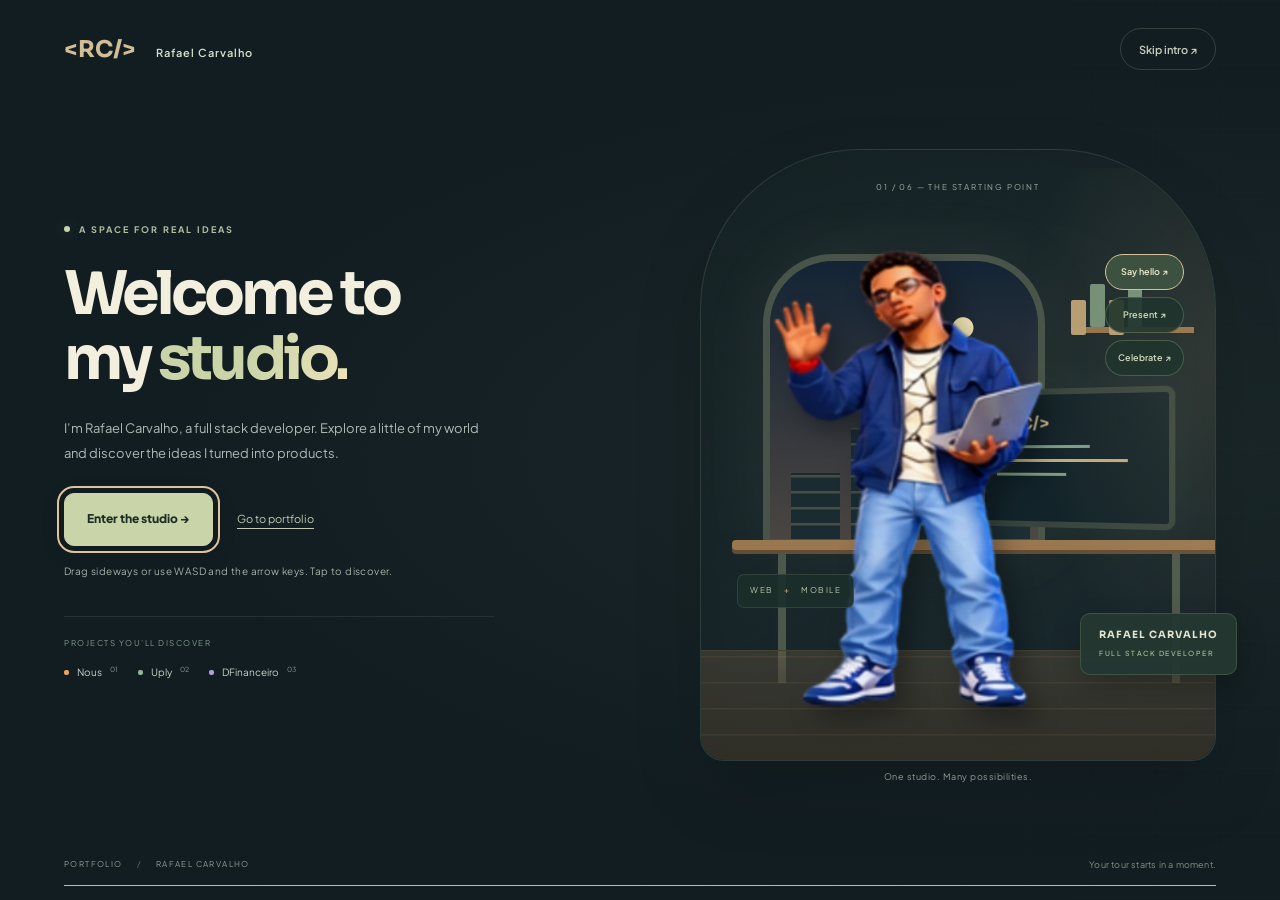
<file: index.html>
<!doctype html>
<html lang="pt-BR" data-theme="dark">
<head>
<meta charset="utf-8">
<meta name="viewport" content="width=device-width, initial-scale=1, viewport-fit=cover">
<title>Rafael Carvalho · Desenvolvedor Full Stack</title>
<meta name="description" content="Portfólio de Rafael Carvalho, desenvolvedor full stack (Angular, React Native, Node.js). Projetos reais: Uply, DFinanceiro e Nous, com demos interativas.">
<meta name="theme-color" content="#0b1014">
<meta name="color-scheme" content="dark light">
<meta property="og:type" content="website">
<meta property="og:title" content="Rafael Carvalho · Desenvolvedor Full Stack">
<meta property="og:description" content="Angular, React Native e Node.js. Conheça o Uply, o DFinanceiro e o Nous com demos interativas.">
<meta property="og:image" content="assets/og.jpg">
<meta property="og:locale" content="pt_BR">
<meta property="og:locale:alternate" content="en_US">
<meta name="twitter:card" content="summary_large_image">
<meta name="twitter:title" content="Rafael Carvalho · Desenvolvedor Full Stack">
<meta name="twitter:description" content="Angular, React Native e Node.js. Projetos reais com demos interativas.">
<meta name="twitter:image" content="assets/og.jpg">
<link rel="icon" href="assets/favicon.svg" type="image/svg+xml">
<link rel="preconnect" href="https://fonts.googleapis.com">
<link rel="preconnect" href="https://fonts.gstatic.com" crossorigin>
<link href="https://fonts.googleapis.com/css2?family=Sora:wght@500;600;700;800&family=Plus+Jakarta+Sans:wght@400;500;600;700;800&display=swap" rel="stylesheet">
<link rel="preload" as="image" href="assets/rafael-game/hero-640.webp" type="image/webp" fetchpriority="high">
<link rel="stylesheet" href="css/style.css?v=15">
<link rel="stylesheet" href="css/demos.css?v=15">
<link rel="stylesheet" href="css/studio.css?v=11">
<script type="application/ld+json">{"@context":"https://schema.org","@type":"Person","name":"Rafael Carvalho","jobTitle":"Desenvolvedor Full Stack","email":"mailto:rafaelsancar@gmail.com","worksFor":{"@type":"Organization","name":"Nous"},"knowsAbout":["Angular","React Native","Node.js","TypeScript","PostgreSQL"],"sameAs":["https://www.linkedin.com/in/rafael-sancar-991b01346"]}</script>
<script>
// Respect the device accessibility preference without an extra interface toggle.
document.documentElement.classList.toggle('rm', matchMedia('(prefers-reduced-motion: reduce)').matches);
document.documentElement.dataset.theme = 'dark';
// Resolve the public page and preview image when served at its final address.
if (/^https?:$/.test(location.protocol) && !['localhost', '127.0.0.1', '[::1]'].includes(location.hostname)) {
  var publicPage = new URL(location.pathname, location.origin).href;
  var canonical = document.createElement('link'); canonical.rel = 'canonical'; canonical.href = publicPage; document.head.appendChild(canonical);
  var ogUrl = document.createElement('meta'); ogUrl.setAttribute('property', 'og:url'); ogUrl.content = publicPage; document.head.appendChild(ogUrl);
  document.querySelectorAll('meta[property="og:image"], meta[name="twitter:image"]').forEach(function (meta) { meta.content = new URL('assets/og.jpg', document.baseURI).href; });
}
</script>
</head>
<body class="mode-site">
<a class="skip-link" href="#site">Pular para o conteúdo</a>

<div id="mesh" aria-hidden="true"><i></i><i></i><i></i></div>
<canvas id="bg3d" aria-hidden="true"></canvas>
<div id="cursor" aria-hidden="true"><i class="cursor-dot"></i><i class="cursor-ring"></i></div>
<div id="progress" aria-hidden="true"></div>
<main id="site" tabindex="-1"></main>

<header id="topbar">
  <a class="brand" href="#hero" aria-label="Rafael Carvalho, início">&lt;RC/&gt; <b id="brandName">Rafael Carvalho</b></a>
  <nav id="siteNav" class="sitenav" aria-label="Seções"></nav>
  <button id="btnMode" class="pbtn ghost" aria-controls="studio" aria-pressed="false">Explorar estúdio</button>
  <nav class="tools">
    <button id="btnLang" class="pbtn" title="PT / EN">PT</button>
    <button id="btnTheme" class="pbtn" title="Tema / Theme" aria-label="Tema">☀</button>
    <button id="btnFullscreen" class="pbtn" data-fullscreen aria-pressed="false">⛶ Tela cheia</button>
    <button id="btnMenu" class="pbtn burger" aria-label="Menu" aria-expanded="false" aria-controls="mobileMenu">☰</button>
  </nav>
</header>
<div id="mobileMenu" hidden><nav id="mobileNav" aria-label="Seções (menu)"></nav></div>
<button id="toTop" class="pbtn" aria-label="Voltar ao topo">↑</button>


<div id="modal" hidden>
  <div class="modal-box" role="dialog" aria-modal="true" aria-labelledby="demo-title">
    <button id="modalClose" class="pbtn close" aria-label="Fechar">✕</button>
    <div id="modalBody"></div>
  </div>
</div>

<noscript><div class="nojs"><h1>Rafael Carvalho</h1><p>Desenvolvedor Full Stack · Angular, React Native e Node.js</p><p>Projetos: Uply (<a href="https://uplyapp.com.br">uplyapp.com.br</a>), DFinanceiro (<a href="https://finfat.com.br">finfat.com.br</a>) e <a href="https://itsm.nous.dev.br">Nous</a>.</p><p>Contato: <a href="mailto:rafaelsancar@gmail.com">rafaelsancar@gmail.com</a> · <a href="https://www.linkedin.com/in/rafael-sancar-991b01346">LinkedIn</a> · <a href="assets/Rafael-Carvalho-Curriculo.pdf?v=14a1999c91" download="Rafael-Carvalho-Curriculo.pdf">Currículo (PDF)</a></p><p>Ative o JavaScript para ver o portfólio interativo.</p></div></noscript>

<script defer src="js/data.js?v=9"></script>
<script defer src="js/tech-icons.js?v=2"></script>
<script defer src="js/bg3d.js?v=4"></script>
<script defer src="js/project-art.js?v=2"></script>
<script defer src="js/character-assets.js?v=1"></script>
<script defer src="js/app.js?v=31"></script>
<script defer src="js/site-fx.js?v=5"></script>
<script defer src="js/studio-atlas.js?v=1"></script>
<script defer src="js/studio-motion-atlas.js?v=4"></script>
<script defer src="js/studio-intro.js?v=9"></script>
<script defer src="js/studio-world.js?v=8"></script>
<script defer src="js/studio.js?v=19"></script>
<script defer src="js/boot.js"></script>
</body>
</html>
</file>
<file: css/style.css>
/* Estilos do portfólio. As demos mantêm sua própria identidade em demos.css. */
:root {color-scheme:dark;--bg:#0b1014;--solid:#121b21;--ink:#eef3f5;--mute:#a5b5bd;--line:#2b3943;--cy:#ffb86b;--mg:#6ee7b7;--btn-ink:#211509;--pix:'Sora',system-ui,sans-serif;--top:88px;}
html[data-theme="light"] {color-scheme:light;--bg:#f4efe7;--solid:#fffdf8;--ink:#1c2529;--mute:#52636b;--line:#d6d6d0;--cy:#9b430b;--mg:#087655;--btn-ink:#fff;}
* {box-sizing:border-box;}
html {scroll-behavior:smooth;scroll-padding-top:100px;}
body {margin:0;background:var(--bg);color:var(--ink);font:15px/1.7 'Plus Jakarta Sans',system-ui,sans-serif;-webkit-text-size-adjust:100%;}
h1,h2,h3,h4 {font-family:var(--pix);line-height:1.25;margin:0 0 16px;}
h2 {font-size:clamp(27px,3.1vw,42px);letter-spacing:-1.3px;max-width:22ch;}
h3 {font-size:23px;letter-spacing:-.5px;} h4 {font-size:15px;}
p {margin:0 0 18px;} a {color:var(--cy);} button,input,select,textarea {font:inherit;}
button,summary {cursor:pointer;} button:disabled {opacity:.5;cursor:default;}
button,a,summary {touch-action:manipulation;} a,button,summary,input,select,textarea,[tabindex] {outline-offset:5px;}
:focus-visible {outline:3px solid var(--cy);} [tabindex="-1"]:focus:not(:focus-visible) {outline:none;}
[hidden] {display:none!important;} img,svg {max-width:100%;} ul {padding-left:22px;} li {margin-bottom:7px;}
.wrapx {width:min(1160px,calc(100% - 64px));margin-inline:auto;}
.blk {padding-top:104px;scroll-margin-top:20px;}
.section-index {color:var(--cy);font-size:11px;font-weight:800;letter-spacing:2px;text-transform:uppercase;margin-bottom:20px;}
.section-intro,.role,.lead {color:var(--mute);} .lead {font-size:16px;line-height:1.85;}
.skip-link {position:fixed;z-index:100;top:-120px;left:20px;background:var(--solid);padding:12px 18px;border:2px solid var(--cy);border-radius:10px;}.skip-link:focus {top:10px;}
#topbar {position:fixed;z-index:30;top:12px;left:50%;transform:translateX(-50%);width:min(1240px,calc(100% - 28px));min-height:64px;padding:10px 16px;display:flex;align-items:center;gap:24px;background:var(--solid);border:1px solid var(--line);border-radius:18px;box-shadow:0 8px 32px #00000014;}
.brand {text-decoration:none;font:700 17px var(--pix);white-space:nowrap;}.brand b {font:600 12px 'Plus Jakarta Sans',sans-serif;color:var(--ink);margin-left:8px;}
.sitenav {display:flex;align-items:center;justify-content:center;margin-left:auto;gap:4px;}.sitenav a {text-decoration:none;color:var(--mute);font-size:12px;font-weight:700;padding:9px 10px;border-radius:8px;}.sitenav a:hover,.sitenav a.active {color:var(--cy);background:color-mix(in srgb,var(--cy) 9%,transparent);}
.tools {display:flex;gap:6px;align-items:center;}.tools .pbtn {padding:7px;min-width:40px;min-height:40px;background:transparent;color:var(--ink);border:1px solid var(--line);font-size:14px;}
.pbtn {display:inline-flex;align-items:center;justify-content:center;gap:10px;min-height:44px;padding:12px 18px;border:1px solid transparent;border-radius:11px;text-decoration:none;background:var(--cy);color:var(--btn-ink);font-size:12px;font-weight:800;transition:background .18s,border-color .18s;}
.pbtn:hover {filter:brightness(1.08);}.pbtn.ghost {background:transparent;color:var(--ink);border-color:var(--line);}.pbtn.ghost:hover {border-color:var(--cy);}.pbtn[aria-pressed="true"] {border-color:var(--cy);color:var(--cy);}
.text-link {font-size:12px;font-weight:800;text-underline-offset:5px;padding-block:10px;}.burger {display:none!important;}
#mobileMenu {position:fixed;z-index:29;top:86px;left:14px;right:14px;background:var(--solid);padding:12px;border:1px solid var(--line);border-radius:16px;box-shadow:0 16px 32px #0003;}#mobileNav {display:grid;}#mobileNav a {color:var(--ink);padding:12px;text-decoration:none;border-radius:8px;}#mobileNav a:hover {background:color-mix(in srgb,var(--cy) 9%,transparent);}
.hero {min-height:min(880px,100svh);padding-top:120px;display:grid;grid-template-columns:1.2fr .8fr;gap:64px;align-items:center;}
.status {display:inline-flex;gap:9px;align-items:center;font-size:11px;border:1px solid var(--line);border-radius:40px;padding:6px 12px;margin-bottom:26px;}.status i {width:7px;height:7px;border-radius:50%;background:var(--mg);}
.eyebrow {font-size:11px;font-weight:800;letter-spacing:1.6px;color:var(--cy);margin-bottom:14px;}
.hero h1 {font-size:clamp(46px,6.5vw,88px);letter-spacing:-4px;line-height:1.04;margin-bottom:24px;}
.hero-statement {font-family:var(--pix);font-size:clamp(20px,2.5vw,30px);font-weight:600;line-height:1.35;letter-spacing:-.7px;max-width:27ch;}
.hero .role.big {font-size:13px;font-weight:700;margin:20px 0 14px;}.hero .lead {max-width:54ch;font-size:14px;}.hero-cta {display:flex;flex-wrap:wrap;align-items:center;gap:12px;margin-top:28px;}
.hero-art {position:relative;height:520px;isolation:isolate;}.hero-char {position:absolute;bottom:0;left:50%;transform:translateX(-50%);height:100%;width:auto;object-fit:contain;filter:drop-shadow(0 20px 20px #0002);}.hero-halo {position:absolute;inset:12% -5% 1%;background:radial-gradient(ellipse,color-mix(in srgb,var(--cy) 15%,transparent),transparent 70%);border-radius:50%;border:1px solid color-mix(in srgb,var(--cy) 18%,transparent);z-index:-1;}.art-note {position:absolute;bottom:12%;left:0;border:1px solid var(--line);background:var(--solid);padding:8px 14px;border-radius:9px;font:700 12px var(--pix);}
.proof-band {display:grid;grid-template-columns:.8fr 1.1fr 1.3fr;border-block:1px solid var(--line);margin-top:48px;padding-block:26px;gap:28px;}.proof-band p {margin:0;color:var(--mute);font-size:12px;}.proof-band strong {display:block;color:var(--ink);font:700 23px var(--pix);margin-bottom:8px;}
.projects-list {margin-top:36px;display:grid;gap:30px;}.pj {border:1px solid var(--line);border-radius:24px;overflow:hidden;background:var(--solid);}.pj-overview {display:grid;grid-template-columns:.85fr 1.15fr;gap:36px;padding:34px;align-items:center;}.pj-art {margin:0;min-width:0;}.pj-art svg {display:block;width:100%;height:auto;border-radius:16px;}.pj-art figcaption {font-size:10px;color:var(--mute);text-align:center;margin-top:10px;}.pj-txt {min-width:0;}.pj-txt>p {font-size:13px;color:var(--mute);}.pj-txt .project-status {font-size:10px;font-weight:800;letter-spacing:1px;text-transform:uppercase;color:var(--mute);}.pj-head {display:flex;gap:12px;align-items:center;margin-bottom:12px;}.pj-head h3 {font-size:30px;margin:0;}.plogo,.project-monogram {width:48px;height:48px;object-fit:contain;border-radius:10px;background:color-mix(in srgb,var(--c) 12%,transparent);padding:7px;}.project-monogram {display:grid;place-items:center;color:var(--c);font:800 24px var(--pix);padding:0;}.pj-txt .project-tagline {font-weight:700;color:var(--ink);font-size:15px;}.chips {display:flex;flex-wrap:wrap;gap:6px;margin:14px 0;}.chip {font-size:10px;border:1px solid var(--line);padding:4px 9px;border-radius:30px;}.pj-btns,.store-links {display:flex;flex-wrap:wrap;gap:10px;margin-top:20px;}.pj-txt .demo-note,.demo-note {font-size:11px;color:var(--mute);margin-top:10px;}.store-links {margin-top:0;gap:20px;}
.case-study {border-top:1px solid var(--line);}.case-study summary {list-style:none;display:flex;justify-content:space-between;align-items:center;padding:20px 34px;font-size:13px;font-weight:800;}.case-study summary::-webkit-details-marker {display:none;}.case-study summary:hover {color:var(--cy);}.case-study summary span {font-size:20px;}.case-study[open] summary span {transform:rotate(45deg);}.case-grid {display:grid;grid-template-columns:1fr 1fr;gap:28px 36px;margin:8px 34px 26px;}.case-grid dt {font-weight:800;color:var(--cy);font-size:12px;margin-bottom:9px;}.case-grid dd {margin:0;color:var(--mute);font-size:13px;}.case-study h4 {margin-inline:34px;}.feat {display:grid;grid-template-columns:1fr 1fr;gap:4px 28px;margin:0 34px 28px;font-size:12px;color:var(--mute);}
.card {background:var(--solid);border:1px solid var(--line);border-radius:20px;padding:32px;}.experience-card {margin-top:30px;}.experience-card ul {color:var(--mute);font-size:14px;margin-bottom:0;}.experience-card .eyebrow {font-size:10px;}.about-layout {display:grid;grid-template-columns:.9fr 1.1fr;gap:64px;}.about-layout .lead {font-size:14px;}.tech-groups {display:grid;grid-template-columns:repeat(4,1fr);gap:26px;margin-top:36px;}.tech-group {min-width:0;}.tech-group h3 {font-size:15px;min-height:40px;}.tech-group ul {list-style:none;padding:0;margin:0;}.tech-group li {padding-block:14px;border-top:1px solid var(--line);margin:0;}.tech-group b {display:block;font-size:12px;}.tech-group span {display:block;font-size:11px;color:var(--mute);line-height:1.7;margin-top:5px;}.courses {list-style:none;padding:0;margin:24px 0 0;display:grid;grid-template-columns:1fr 1fr;gap:16px;}.courses li {font-size:12px;margin:0;border-top:1px solid var(--line);padding-top:14px;}.courses span {display:block;color:var(--mute);font-size:11px;}
.cta {text-align:center;padding:64px 30px;background:radial-gradient(ellipse at 50% 0,color-mix(in srgb,var(--cy) 8%,transparent),transparent 70%),var(--solid);}.cta h2 {max-width:18ch;margin-inline:auto;font-size:clamp(32px,4.5vw,58px);}.email-link {font-size:clamp(15px,2vw,23px);font-weight:700;overflow-wrap:anywhere;text-underline-offset:6px;}.cta-actions {display:flex;justify-content:center;flex-wrap:wrap;gap:10px;margin-top:30px;}#copyStatus {min-height:24px;margin:16px 0 0;color:var(--mute);font-size:12px;}footer {text-align:center;color:var(--mute);font-size:11px;padding:46px 0;}
#toTop {position:fixed;bottom:18px;right:18px;z-index:20;width:44px;padding:10px;opacity:0;pointer-events:none;}#toTop.show {opacity:1;pointer-events:auto;}.noscroll {overflow:hidden;}
#modal {position:fixed;inset:0;z-index:50;background:#05080cdd;display:flex;align-items:flex-start;justify-content:center;overflow:auto;padding:30px 14px;overscroll-behavior:contain;}.modal-box {position:relative;background:var(--solid);color:var(--ink);border:1px solid var(--line);border-top:3px solid var(--cy);border-radius:20px;padding:28px;width:min(1100px,100%);}.modal-box .close {position:sticky;top:0;float:right;z-index:10;min-width:44px;background:var(--solid);color:var(--ink);border-color:var(--line);}.m-head {padding-right:60px;border-left:4px solid var(--c);padding-left:16px;margin:0 0 18px;}.m-head h2 {font-size:27px;letter-spacing:-.8px;}.m-head p {font-size:13px;color:var(--mute);margin-bottom:0;}.demo-host {position:relative;clear:both;overflow:auto;padding:16px;background:#0b1014;color:#eef3f5;border:1px solid var(--line);border-radius:14px;margin-top:20px;}.dm-toasts {position:absolute;bottom:12px;right:12px;z-index:100;}.dm-toast {padding:12px 16px;border-radius:10px;background:#166c4c;color:#fff;font-size:12px;margin-top:6px;}.dm-toast.err {background:#a92e34;}.dm-toast.out {opacity:0;}.nojs {max-width:700px;padding:100px 24px;margin:auto;}
@media(min-width:901px) and (max-width:1150px) {.brand b {display:none;}#topbar {gap:14px;}.sitenav a {padding-inline:7px;}.hero {gap:30px;}.hero-art {height:440px;}.pj-overview {gap:26px;padding:28px;}}
@media(max-width:900px) {.wrapx {width:calc(100% - 40px);}.sitenav {display:none;}.tools {margin-left:auto;}.burger {display:inline-flex!important;}.hero {grid-template-columns:1fr;padding-top:120px;gap:28px;min-height:0;}.hero-txt {max-width:650px;}.hero h1 {font-size:clamp(44px,9vw,72px);letter-spacing:-2.5px;}.hero-art {height:340px;width:min(420px,100%);margin:0 auto;}.hero-halo {inset:7% 0 1%;}.hero-statement {max-width:30ch;}.hero .lead {max-width:60ch;}.proof-band {grid-template-columns:1fr 1fr 1fr;gap:16px;margin-top:40px;}.proof-band strong {font-size:18px;}.proof-band p {font-size:10px;}.pj-overview {grid-template-columns:1fr;gap:28px;}.pj-art {max-width:480px;width:100%;margin-inline:auto;}.about-layout {grid-template-columns:1fr;gap:12px;}.tech-groups {grid-template-columns:1fr 1fr;}.blk {padding-top:76px;}}
@media(max-width:600px) {#topbar {top:8px;min-height:58px;padding:8px 10px;gap:8px;}.brand b {display:none;}.tools .pbtn {min-width:40px;min-height:40px;}#mobileMenu {top:76px;}.hero {padding-top:100px;}.hero-cta {gap:10px;}.hero-cta .pbtn {padding-inline:13px;}.hero-cta .text-link {padding-inline:4px;}.status {margin-bottom:22px;}.hero .role.big {font-size:11px;}.hero-art {height:300px;}.proof-band {grid-template-columns:1fr;gap:18px;padding-block:22px;}.proof-band p {display:grid;grid-template-columns:125px 1fr;align-items:center;gap:16px;font-size:11px;}.proof-band strong {margin:0;font-size:16px;}.pj-overview {padding:22px;}.pj-head h3 {font-size:27px;}.case-study summary {padding:18px 22px;}.case-grid {grid-template-columns:1fr;margin-inline:22px;gap:22px;}.case-study h4 {margin-inline:22px;}.feat {grid-template-columns:1fr;margin-inline:22px;}.card {padding:24px;}.experience-card h3 {font-size:20px;}.courses {grid-template-columns:1fr;}.cta {padding:44px 20px;}.tech-groups {gap:20px;}.tech-group h3 {font-size:13px;}#modal {padding:0;}.modal-box {border-radius:0;min-height:100%;padding:18px 12px;}.demo-host {padding:10px;}.m-head {padding-right:52px;}}
html.rm {scroll-behavior:auto;}html.rm *,html.rm *::before,html.rm *::after {animation:none!important;transition:none!important;scroll-behavior:auto!important;}
html.rm .chart .draw {stroke-dashoffset:0;}html.rm .chart .area,html.rm .chart .dot {opacity:1;transform:none;}
@media(prefers-reduced-motion:reduce) {html {scroll-behavior:auto;}*,*::before,*::after {animation:none!important;transition:none!important;scroll-behavior:auto!important;}}

/* Identidade animada: efeitos suaves, logos locais e movimento reduzido. */
body {isolation:isolate;}
#mesh,#bg3d {position:fixed;inset:0;pointer-events:none;z-index:-1;}
#mesh {overflow:hidden;}#mesh i {position:absolute;width:65vmax;height:65vmax;border-radius:50%;background:radial-gradient(circle,color-mix(in srgb,var(--cy) 12%,transparent),transparent 65%);animation:mesh-drift 26s ease-in-out infinite alternate;left:-25vmax;top:-25vmax;}
#mesh i:nth-child(2) {background:radial-gradient(circle,color-mix(in srgb,var(--mg) 9%,transparent),transparent 65%);left:auto;right:-30vmax;top:15vh;animation-delay:-12s;animation-duration:32s;}
#mesh i:nth-child(3) {background:radial-gradient(circle,#9fb3ff0c,transparent 65%);top:auto;bottom:-35vmax;left:15vw;animation-delay:-8s;}
#bg3d {opacity:.17;}html[data-theme="light"] #bg3d {opacity:.08;}
@keyframes mesh-drift {to {transform:translate(9vw,8vh) scale(1.12);}}
#progress {position:fixed;top:0;left:0;right:0;height:3px;background:linear-gradient(90deg,var(--cy),var(--mg));transform-origin:left;transform:scaleX(0);z-index:40;pointer-events:none;}
.hero-char {animation:hero-float 9s ease-in-out infinite;}.art-note {animation:note-float 10s ease-in-out infinite;}.hero-halo {animation:halo-breathe 8s ease-in-out infinite;}
@keyframes hero-float {50% {translate:0 -4px;}}@keyframes note-float {50% {translate:0 3px;rotate:-1deg;}}@keyframes halo-breathe {50% {scale:1.04;opacity:.6;}}
.hero-orbit {position:absolute;left:50%;top:54%;width:105%;aspect-ratio:1;border:1px dashed color-mix(in srgb,var(--cy) 28%,transparent);border-radius:50%;transform:translate(-50%,-50%);z-index:-1;animation:orbit-turn 64s linear infinite;pointer-events:none;}
.hero-orbit::after {content:'';position:absolute;left:50%;top:-4px;width:7px;height:7px;background:var(--cy);box-shadow:0 0 12px color-mix(in srgb,var(--cy) 45%,transparent);border-radius:50%;}
.orbit-two {width:80%;border-style:solid;border-color:color-mix(in srgb,var(--mg) 20%,transparent);animation-direction:reverse;animation-duration:52s;}.orbit-two::after {background:var(--mg);}
@keyframes orbit-turn {to {transform:translate(-50%,-50%) rotate(360deg);}}
.status i {animation:status-pulse 3s ease-out infinite;}@keyframes status-pulse {0% {box-shadow:0 0 0 0 color-mix(in srgb,var(--mg) 30%,transparent);}70%,100% {box-shadow:0 0 0 9px transparent;}}
.pbtn {position:relative;overflow:hidden;transition:transform .35s cubic-bezier(.16,1,.3,1),background .25s,border-color .25s,box-shadow .35s;}.pbtn:hover {box-shadow:0 6px 20px color-mix(in srgb,var(--cy) 14%,transparent);}
.fx-ripple {position:absolute;width:260px;height:260px;border-radius:50%;background:currentColor;pointer-events:none;opacity:0;}.fx-confetti {position:fixed;width:6px;height:9px;border-radius:2px;z-index:100;pointer-events:none;}
.pj {transition:border-color .35s,box-shadow .35s;}.pj:hover {border-color:color-mix(in srgb,var(--c) 50%,var(--line));box-shadow:0 20px 50px -35px var(--c);}.pj-art svg {transform:perspective(1200px) translate3d(0,var(--media-y,0px),0) rotateX(var(--tilt-x,0deg)) rotateY(var(--tilt-y,0deg)) scale(var(--media-scale,1));transition:transform .18s ease-out;transform-origin:center;backface-visibility:hidden;}
.case-study summary span {transition:transform .25s;}.experience-card {position:relative;}.experience-card::before {content:'';position:absolute;left:-1px;top:30px;bottom:30px;width:3px;border-radius:3px;background:linear-gradient(var(--cy),var(--mg));}
.tech-group {border-radius:14px;padding:16px;background:radial-gradient(220px circle at var(--sx,50%) var(--sy,0),color-mix(in srgb,var(--cy) 4%,transparent),transparent 70%),color-mix(in srgb,var(--solid) 94%,transparent);border:1px solid var(--line);}
.tech-group li {display:flex;gap:10px;align-items:flex-start;}.tech-group li>div {min-width:0;flex:1;}.tech-icons {display:inline-flex;align-items:center;justify-content:center;gap:4px;flex-shrink:0;background:#f5f7fa;border:1px solid #dbe2e8;border-radius:10px;padding:7px;box-shadow:0 3px 10px #0000000c;}
.tech-group .tech-icons {display:inline-flex;margin-top:0;min-width:40px;}.tech-icons img {display:block;width:24px;height:24px;object-fit:contain;transition:transform .3s;}.tech-group li:hover .tech-icons img {transform:translateY(-2px) rotate(-5deg);}.tech-group li:has(.tech-icons img+img) .tech-icons {flex-direction:column;}.tech-group li:has(.tech-icons img+img) .tech-icons img {width:20px;height:20px;}
.tech-marquee {overflow:hidden;max-width:100%;margin:28px 0 0;padding:12px 0;mask-image:linear-gradient(90deg,transparent,#000 5%,#000 95%,transparent);}.tech-track {width:max-content;display:flex;gap:12px;animation:tech-scroll 90s linear infinite;}.tech-marquee:hover .tech-track {animation-play-state:paused;}.tech-pill {display:flex;align-items:center;gap:9px;border:1px solid var(--line);border-radius:40px;background:var(--solid);padding:7px 16px 7px 7px;font-size:11px;font-weight:700;white-space:nowrap;}.tech-pill .tech-icons {padding:5px;border-radius:50%;}.tech-pill .tech-icons img {width:19px;height:19px;}@keyframes tech-scroll {to {transform:translateX(calc(-50% - 6px));}}
/* O halo se move pelo pai; a escala pertence apenas ao anel interno. */
#cursor {position:fixed;left:0;top:0;width:0;height:0;pointer-events:none;z-index:90;opacity:0;display:none;transition:opacity .18s;}
.cursor-dot {display:none;}.cursor-ring {position:absolute;left:0;top:0;width:38px;height:38px;border:1px solid color-mix(in srgb,var(--cy) 34%,transparent);background:color-mix(in srgb,var(--cy) 5%,transparent);border-radius:50%;transform:translate(-50%,-50%) scale(1);transition:transform .28s cubic-bezier(.16,1,.3,1),border-color .25s,background .25s;}
#cursor.link .cursor-ring {transform:translate(-50%,-50%) scale(1.2);border-color:color-mix(in srgb,var(--cy) 48%,transparent);}
@media(hover:hover) and (pointer:fine) {html:not(.rm) #cursor {display:block;}#cursor.visible {opacity:1;}}
body {cursor:auto;}a[href],button,summary {cursor:pointer;}
@media(max-width:1150px) {.tech-groups {grid-template-columns:1fr 1fr;}.hero-orbit {width:94%;}}
@media(max-width:600px) {.tech-group {padding:12px;}.tech-group li {gap:8px;}.tech-icons {padding:5px;}.tech-group .tech-icons {min-width:30px;}.tech-icons img {width:20px;height:20px;}.tech-group b {font-size:11px;}.tech-group span:not(.tech-icons) {font-size:10px;}.tech-groups {gap:12px;}#bg3d {opacity:.08;}.hero-orbit {width:88%;}.tech-track {animation-duration:110s;}}
html.rm #cursor {display:none!important;}html.rm .hero-char,html.rm .art-note {translate:none;rotate:none;}html.rm .tech-track {transform:none;}html.rm .tech-marquee {mask-image:none;}.fx-confetti,.fx-ripple {contain:layout style;}
@media(prefers-reduced-motion:reduce) {#cursor {display:none!important;}.hero-char,.art-note {translate:none;rotate:none;}.tech-track {transform:none;}.chart .draw {stroke-dashoffset:0;}.chart .area,.chart .dot {opacity:1;}}

/* Apresentação com mais espaço, profundidade leve e transições coordenadas. */
:root {--motion-ease:cubic-bezier(.16,1,.3,1);}
#topbar {background:color-mix(in srgb,var(--solid) 80%,transparent);backdrop-filter:blur(22px) saturate(1.2);-webkit-backdrop-filter:blur(22px) saturate(1.2);transition:background .4s,box-shadow .4s,border-color .4s;}
#topbar.scrolled {background:color-mix(in srgb,var(--solid) 93%,transparent);box-shadow:0 10px 35px #0000001c;}
.hero h1 {font-size:clamp(46px,6.7vw,94px);letter-spacing:-.055em;}
.hero-art picture {display:block;position:absolute;inset:0;transform:translate3d(0,var(--hero-y,0px),0) scale(var(--hero-scale,1));}
.hero-statement {text-wrap:balance;}.blk > h2 {font-size:clamp(30px,3.7vw,52px);line-height:1.1;text-wrap:balance;letter-spacing:-.045em;}
.pj-overview {min-height:clamp(430px,66vh,650px);padding:clamp(28px,4vw,56px);gap:clamp(30px,4vw,64px);grid-template-columns:1fr 1.05fr;}
.pj-art {perspective:1200px;padding-block:22px;}.pj-art figcaption {margin-top:24px;}
.pj {background:radial-gradient(ellipse at 20% 25%,color-mix(in srgb,var(--c) 6%,transparent),transparent 62%),var(--solid);transition:border-color .5s,box-shadow .5s;}
.pj:hover {box-shadow:0 24px 70px -45px color-mix(in srgb,var(--c) 40%,transparent);}
.pbtn:hover {transform:translateY(-1px);}.pbtn:active {transform:scale(.98);}
.tech-group {transition:background .4s,border-color .4s;}.tech-group:hover {border-color:color-mix(in srgb,var(--cy) 30%,var(--line));}
.tech-icons img {transition:transform .45s var(--motion-ease);}.tech-group li:hover .tech-icons img {transform:translateY(-2px) scale(1.04);}
html.rm .hero-art picture,html.rm .pj-art svg {transform:none;}
html.rm .pj-art svg {transform-origin:center;}
@media(max-width:900px) {.pj-overview {min-height:0;grid-template-columns:1fr;padding:28px;gap:20px;}.pj-art {padding:10px 0;}.hero h1 {font-size:clamp(44px,9vw,72px);}.hero-art picture {transform:translate3d(0,var(--hero-y,0px),0);}.blk > h2 {font-size:clamp(30px,5.5vw,42px);}}
@media(max-width:600px) {.pj-overview {padding:22px;}.hero-orbit {opacity:.7;}.pj-art figcaption {margin-top:16px;}}
@media(prefers-reduced-motion:reduce) {.hero-art picture,.pj-art svg {transform:none!important;}}

@media(max-width:600px) {html[data-theme="light"] #bg3d {opacity:.05;}}

/* Keep the portfolio controls on one line while the mobile browser scrolls. */
@media(max-width:700px) {
  .mode-site #topbar {display:grid;grid-template-columns:auto minmax(0,1fr) auto;align-items:center;flex-wrap:nowrap;gap:6px;top:max(8px,env(safe-area-inset-top));width:calc(100% - 20px);min-height:54px;padding:6px 8px;}
  .mode-site #topbar .brand {font-size:14px;line-height:1;}
  .mode-site #topbar #btnMode {min-width:0;max-width:100%;min-height:36px;padding:6px 8px;overflow:hidden;white-space:nowrap;text-overflow:ellipsis;font-size:9px;}
  .mode-site #topbar .tools {min-width:0;margin:0;justify-self:end;gap:3px;}
  .mode-site #topbar .tools .pbtn {width:34px;min-width:34px;height:36px;min-height:36px;padding:4px;font-size:12px;}
  #mobileMenu {top:calc(max(8px,env(safe-area-inset-top)) + 62px);}
}

/* Bring the neural background forward without competing with the content. */
#bg3d {opacity:.23;}
html[data-theme="light"] #bg3d {opacity:.26;}
@media(max-width:600px) {
  #bg3d {opacity:.16;}
  html[data-theme="light"] #bg3d {opacity:.22;}
}

/* Keep the portfolio within the mobile viewport. */
@media(max-width:700px) {
  html,body {width:100%;max-width:100%;overflow-x:clip;}
  #site,.wrapx,.hero,.pj-overview,.about-layout,.tech-groups,.courses {min-width:0;max-width:100%;}
  .hero,.pj-overview,.about-layout {grid-template-columns:minmax(0,1fr);}
  .hero-txt,.pj-txt,.pj-head,.pj-head h3,.case-grid,.feat {min-width:0;}
  .pj-head h3,.hero h1,.blk h2 {overflow-wrap:anywhere;}
}
</file>
<file: css/demos.css>
/* ================= UPLY (app mobile) ================= */
.up-wrap { display: flex; gap: 22px; flex-wrap: wrap; justify-content: center; align-items: flex-start; }
.up-phone { position: relative; width: 300px; height: 590px; background: #F2F1EE; color: #0C0D0F; border: 10px solid #111; border-radius: 36px; overflow: auto; font: 13px/1.4 Manrope, system-ui, sans-serif; display: flex; flex-direction: column; box-shadow: 0 0 30px rgba(0,168,90,.35); scrollbar-width: none; }
.up-phone::-webkit-scrollbar { display: none; }
.up-phone * { box-sizing: border-box; }
.up-hero { position: relative; background: #050607; color: #fff; padding: 14px 16px 34px; overflow: hidden; flex: none; }
.up-hero.big { padding-bottom: 40px; }
.up-hero .blob { position: absolute; right: -26px; top: -20px; width: 110px; height: 110px; background: #00A85A; border-radius: 40px; transform: rotate(22deg); opacity: .95; }
.up-hero h3 { font: 800 26px/1.05 Sora, sans-serif; letter-spacing: -1px; margin: 16px 0 4px; position: relative; color: #fff; }
.up-hero h3.xl { font-size: 38px; margin-top: 8px; }
.up-hero p { margin: 0 0 10px; color: rgba(242,241,238,.58); position: relative; }
.up-hero small { color: rgba(242,241,238,.7); position: relative; }
.up-top { display: flex; justify-content: space-between; align-items: center; position: relative; }
.up-logo { font: 800 15px Sora, sans-serif; letter-spacing: 4px; color: #fff; }
.up-back { width: 34px; height: 34px; border-radius: 12px; border: 1px solid rgba(255,255,255,.12); background: rgba(255,255,255,.08); color: #fff; font-size: 18px; cursor: pointer; }
.up-ic { position: relative; margin-right: 8px; } .up-ic em { position: absolute; top: -6px; right: -8px; background: #E23B3B; border-radius: 9px; padding: 0 5px; font-size: 10px; font-style: normal; }
.up-av { display: inline-grid; place-items: center; width: 30px; height: 30px; border-radius: 50%; background: #00A85A; color: #fff; font-weight: 800; }
.up-cta { width: 100%; min-height: 48px; border: 0; border-radius: 18px; background: #00A85A; color: #0C0D0F; font: 800 15px Manrope, sans-serif; display: flex; justify-content: space-between; align-items: center; padding: 0 18px; cursor: pointer; position: relative; box-shadow: 0 8px 20px rgba(0,0,0,.25); transition: transform .15s; }
.up-cta:hover:not(:disabled) { transform: translateY(-2px); } .up-cta:disabled { opacity: .45; } .up-cta b { font-size: 20px; }
.up-body { background: #F2F1EE; border-radius: 22px 22px 0 0; margin-top: -20px; position: relative; padding: 14px; display: flex; flex-direction: column; gap: 9px; flex: 1; }
.up-tiles { display: grid; grid-template-columns: repeat(4, 1fr); gap: 7px; }
.up-tile { background: #fff; border-radius: 18px; padding: 10px 2px; text-align: center; font-size: 11px; font-weight: 700; box-shadow: 0 2px 10px rgba(21,23,26,.06); cursor: pointer; transition: transform .15s; } .up-tile:hover { transform: translateY(-3px); } .up-tile span { display: block; font-size: 18px; }
.up-banner { background: #00A85A; color: #fff; border-radius: 20px; padding: 14px; cursor: pointer; display: flex; flex-direction: column; gap: 2px; } .up-banner small { opacity: .8; font-weight: 800; letter-spacing: 1px; } .up-banner b { font: 800 16px Sora, sans-serif; }
.up-sec b { font: 800 14px Sora, sans-serif; }
.up-grid { display: grid; grid-template-columns: 1fr 1fr; gap: 8px; }
.up-svc { background: #fff; border-radius: 20px; padding: 14px 12px; cursor: pointer; box-shadow: 0 2px 10px rgba(21,23,26,.06); transition: transform .15s, box-shadow .15s; } .up-svc:hover { transform: translateY(-3px); box-shadow: 0 8px 20px rgba(21,23,26,.12); } .up-svc b { display: block; } .up-svc small { color: #8A8F97; }
.up-in { width: 100%; border: 1px solid rgba(12,13,15,.12); background: #fff; border-radius: 14px; padding: 11px; font: inherit; color: #0C0D0F; }
.up-lb { font-weight: 700; font-size: 12px; margin-top: 4px; }
.up-chips { display: flex; gap: 6px; overflow: auto; padding-bottom: 4px; scrollbar-width: none; } .up-chips span { flex: none; padding: 6px 12px; border-radius: 999px; background: #fff; border: 1px solid rgba(12,13,15,.1); font-weight: 700; font-size: 12px; cursor: pointer; } .up-chips span.on { background: #00A85A; border-color: #00A85A; }
.up-row { background: #fff; border-radius: 14px; padding: 12px; display: grid; grid-template-columns: 1fr auto; gap: 0 8px; cursor: pointer; font-weight: 700; } .up-row small { grid-column: 1; color: #8A8F97; font-weight: 500; } .up-row:hover { background: #DCF7E8; }
.up-empty { text-align: center; padding: 18px; display: grid; gap: 6px; } .up-empty a { color: #00A85A; font-weight: 800; cursor: pointer; }
.up-card { background: #fff; border-radius: 16px; border: 1px solid rgba(12,13,15,.07); padding: 12px; display: flex; flex-direction: column; gap: 4px; } .up-card small { color: #8A8F97; } .up-card.sel { border-color: #00A85A; background: #DCF7E8; } .up-card.center { text-align: center; align-items: center; }
.up-seg { display: grid; grid-template-columns: repeat(3, 1fr); gap: 6px; } .up-seg span { text-align: center; padding: 9px; border-radius: 12px; background: #fff; border: 1px solid rgba(12,13,15,.1); font-weight: 700; cursor: pointer; } .up-seg span.on { background: #00A85A; border-color: #00A85A; }
.up-photo { border: 2px dashed rgba(12,13,15,.2); border-radius: 14px; padding: 16px; text-align: center; color: #8A8F97; width: 90px; }
.up-err { color: #E23B3B; background: #FDECEC; padding: 8px 10px; border-radius: 10px; margin: 0; font-weight: 700; }
.up-chead { background: #050607; color: #fff; display: flex; align-items: center; gap: 10px; padding: 12px; flex: none; } .up-chead small { display: block; color: #7EE0A8; }
.up-chat { background: #EBEAE7; flex: 1; overflow: auto; padding: 10px; display: flex; flex-direction: column; gap: 7px; }
.up-day { align-self: center; background: rgba(12,13,15,.08); padding: 2px 10px; border-radius: 999px; font-size: 11px; }
.up-phone .bub { max-width: 80%; padding: 8px 11px; border-radius: 16px; word-break: break-word; animation: popIn .25s ease-out; }
.up-phone .bub.me { align-self: flex-end; background: #00A85A; color: #fff; border-bottom-right-radius: 4px; } .up-phone .bub.you { align-self: flex-start; background: #fff; border-bottom-left-radius: 4px; } .up-phone .bub.sys { align-self: center; background: #FFF6E5; color: #8a5a00; font-size: 11px; text-align: center; }
@keyframes popIn { from { transform: scale(.85) translateY(8px); opacity: 0; } }
.up-prop { background: #fff; border-radius: 16px; border: 1px solid rgba(12,13,15,.07); padding: 12px; display: flex; flex-direction: column; gap: 3px; animation: popIn .3s; } .up-prop .r { display: flex; justify-content: space-between; align-items: center; } .up-prop .val { font: 800 28px Sora, sans-serif; color: #00A85A; } .up-prop small { color: #8A8F97; }
.r2 { display: grid; grid-template-columns: 1fr 1fr; gap: 8px; margin-top: 6px; }
.up-ok, .up-ghost { border: 0; border-radius: 12px; padding: 10px; font: 800 13px Manrope, sans-serif; cursor: pointer; } .up-ok { background: #00A85A; color: #fff; } .up-ghost { background: #fff; border: 1px solid rgba(12,13,15,.15); color: #0C0D0F; } .up-ghost.red { color: #E23B3B; background: #FDECEC; border: 0; } .up-ghost.wide { width: 100%; padding: 13px; border-radius: 16px; }
.up-badge { padding: 2px 8px; border-radius: 999px; font-size: 11px; font-weight: 800; } .up-badge.w { background: #FFF6E5; color: #C9850A; } .up-badge.g { background: #DCF7E8; color: #00A85A; } .up-badge.r { background: #FDECEC; color: #E23B3B; }
.up-alert { background: #DCF7E8; border-radius: 14px; padding: 12px; display: grid; gap: 6px; animation: popIn .3s; }
.up-compose { display: flex; gap: 6px; padding: 8px; background: #F2F1EE; flex: none; } .up-send { width: 42px; border: 0; border-radius: 14px; background: #00A85A; color: #fff; font-size: 16px; cursor: pointer; }
.up-stepper { display: flex; justify-content: space-between; } .stp { flex: 1; text-align: center; font-size: 9px; color: #8A8F97; position: relative; } .stp i { display: grid; place-items: center; width: 28px; height: 28px; margin: 0 auto 3px; border-radius: 50%; background: #EAE9E6; border: 1px solid rgba(12,13,15,.12); font-style: normal; font-weight: 800; transition: all .4s; } .stp.done i { background: #00A85A; color: #fff; border-color: #00A85A; } .stp.act i { border-color: #00A85A; color: #00A85A; box-shadow: 0 0 0 4px rgba(0,168,90,.2); animation: pulseG 1.4s infinite; } .stp.act, .stp.done { color: #00A85A; font-weight: 800; }
@keyframes pulseG { 50% { box-shadow: 0 0 0 7px rgba(0,168,90,.05); } }
.up-line { display: flex; justify-content: space-between; border-top: 1px solid rgba(12,13,15,.07); padding-top: 6px; margin-top: 4px; }
.up-ok-t { color: #00A85A; font-weight: 800; text-align: center; }
.mp { margin-top: 8px; background: #009EE3; color: #fff; text-align: center; padding: 14px; border-radius: 12px; font-weight: 800; }
.up-stars { font-size: 34px; color: #cfcfcf; display: flex; gap: 4px; } .up-stars span { cursor: pointer; transition: transform .15s; } .up-stars span:hover { transform: scale(1.2); } .up-stars span.on { color: #C9850A; }
.up-mod { position: absolute; inset: 0; background: rgba(0,0,0,.55); display: grid; place-items: center; padding: 16px; z-index: 5; } .up-mbox { background: #fff; border-radius: 18px; padding: 16px; display: grid; gap: 8px; width: 100%; animation: popIn .25s; }
.ph-side { max-width: 300px; color: #b9c4ea; font-size: 13px; } .ph-side b { color: #fff; } .ph-side .mini { font-size: 11px; color: #7f8bb8; }
.up-sim { background: #ffd400; color: #000; border: 0; padding: 10px; font-weight: 800; cursor: pointer; border-radius: 6px; box-shadow: 0 0 14px rgba(255,212,0,.6); animation: blink2 1.2s infinite; } @keyframes blink2 { 50% { filter: brightness(1.25); } }

/* ================= DFinanceiro (DFinanceiro) ================= */
.ff-app { font: 13px/1.45 "Plus Jakarta Sans", system-ui, sans-serif; color: #1e293b; background: linear-gradient(135deg, #f8fafc, rgba(236,254,255,.8), #f1f5f9); border-radius: 10px; overflow: hidden; min-height: 480px; }
.ff-app * { box-sizing: border-box; }
.ff-top { display: flex; align-items: center; justify-content: space-between; padding: 8px 14px; background: rgba(255,255,255,.85); border-bottom: 1px solid rgba(226,232,240,.9); }
.ff-links { display: flex; gap: 14px; } .ff-links span { padding: 4px 8px; color: #475569; font-weight: 600; } .ff-links .on { color: #155e75; background: #ecfeff; border-bottom: 2px solid #0e7490; }
.ff-ico { display: flex; gap: 10px; } .bell { position: relative; } .bell em { position: absolute; top: -6px; right: -8px; background: #dc2626; color: #fff; font-size: 9px; border-radius: 8px; padding: 0 4px; font-style: normal; font-weight: 800; }
.ff-logo { display: inline-flex; align-items: center; gap: 8px; } .ff-logo i { display: grid; place-items: center; width: 30px; height: 30px; background: #fff; border-radius: 8px; box-shadow: 0 1px 4px rgba(0,0,0,.15); } .ff-logo img { width: 22px; height: 22px; object-fit: contain; } .ff-logo b { color: #0f172a; font-weight: 800; letter-spacing: -.5px; } .ff-logo u { color: #0e7490; text-decoration: none; }
.ff-main { display: grid; grid-template-columns: 200px 1fr; min-height: 430px; }
.ff-side { background: rgba(255,255,255,.9); border-right: 1px solid #e2e8f0; padding: 10px 8px; display: flex; flex-direction: column; gap: 6px; }
.ff-side nav { display: flex; flex-direction: column; gap: 2px; flex: 1; }
.ff-item { text-align: left; border: 0; background: none; padding: 9px 12px; border-radius: 12px; font: 600 13px "Plus Jakarta Sans", sans-serif; color: #1e293b; cursor: pointer; display: flex; justify-content: space-between; position: relative; transition: background .15s; } .ff-item:hover { background: #ecfeff; } .ff-item.sub { padding-left: 28px; font-size: 12px; font-weight: 500; } .ff-item.dim { color: #94a3b8; cursor: default; } .ff-item.on { background: #cffafe; color: #083344; } .ff-item.on::before { content: ""; position: absolute; left: 0; top: 8px; bottom: 8px; width: 4px; border-radius: 2px; background: #0e7490; } .ff-item span { transition: transform .2s; } .ff-item span.up { transform: rotate(180deg); }
.ff-user { display: flex; align-items: center; gap: 8px; border-top: 1px solid #e2e8f0; padding-top: 8px; font-size: 12px; } .ff-user > span { display: grid; place-items: center; width: 32px; height: 32px; border-radius: 50%; background: linear-gradient(135deg, #0891b2, #164e63); color: #fff; font-weight: 800; } .ff-user small { display: block; color: #64748b; font-size: 10px; } .ff-user button { margin-left: auto; border: 0; background: none; cursor: pointer; font-size: 16px; }
.ff-page { padding: 14px; display: flex; flex-direction: column; gap: 12px; overflow: auto; animation: fup .35s; } @keyframes fup { from { opacity: 0; transform: translateY(10px); } }
.ff-card { background: rgba(255,255,255,.92); border: 1px solid rgba(226,232,240,.9); border-radius: 16px; padding: 14px; box-shadow: 0 12px 40px -16px rgba(15,23,42,.12); transition: transform .2s, border-color .2s, box-shadow .2s; }
.ff-card.stat { display: flex; gap: 10px; align-items: center; } .ff-card.stat:hover { transform: translateY(-4px); border-color: rgba(6,182,212,.5); box-shadow: 0 0 28px rgba(8,145,178,.22); }
.ff-card.stat i { font-style: normal; display: grid; place-items: center; width: 42px; height: 42px; border-radius: 12px; background: #cffafe; color: #155e75; font-size: 18px; } .ff-card.stat small { color: #64748b; display: block; } .ff-card.stat b { font-size: 20px; color: #155e75; } .ff-card.stat.g i { background: #dcfce7; color: #15803d; } .ff-card.stat.g b { color: #15803d; } .ff-card.stat.r i { background: #fee2e2; color: #b91c1c; } .ff-card.stat.r b { color: #b91c1c; }
.ff-card.head { display: flex; justify-content: space-between; align-items: center; gap: 10px; flex-wrap: wrap; } .ff-card h1 { margin: 0; font-size: 26px; font-weight: 800; background: linear-gradient(90deg, #0e7490, #0891b2, #0f766e); -webkit-background-clip: text; background-clip: text; color: transparent; } .ff-card p { margin: 0; color: #64748b; } .ff-card h3 { margin: 0 0 8px; color: #155e75; font-size: 16px; font-weight: 800; }
.ff-grid4 { display: grid; grid-template-columns: repeat(auto-fit, minmax(130px, 1fr)); gap: 10px; } .ff-grid3 { display: grid; grid-template-columns: repeat(auto-fit, minmax(170px, 1fr)); gap: 10px; } .ff-grid2 { display: grid; grid-template-columns: repeat(auto-fit, minmax(240px, 1fr)); gap: 10px; }
.ff-quick { background: #f1f5f9; border: 0; border-radius: 12px; padding: 12px 6px; display: grid; gap: 4px; justify-items: center; font: 600 12px "Plus Jakarta Sans", sans-serif; color: #1e293b; cursor: pointer; transition: transform .15s, background .15s; } .ff-quick:hover { transform: translateY(-3px); background: #cffafe; } .ff-quick i { font-style: normal; background: #cffafe; border-radius: 10px; padding: 6px 8px; }
.ff-note { background: #f1f5f9; border-radius: 12px; border-left: 4px solid #ef4444; padding: 8px 10px; margin-bottom: 6px; } .ff-note b { display: block; font-size: 10px; color: #b91c1c; } .ff-note.c { border-color: #06b6d4; } .lg { margin: 0 0 4px; font-size: 12px; } .ff-card a { color: #155e75; font-weight: 700; cursor: pointer; font-size: 12px; }
.ff-btn { background: #0e7490; color: #fff; border: 0; border-radius: 12px; padding: 10px 16px; font: 700 13px "Plus Jakarta Sans", sans-serif; cursor: pointer; box-shadow: 0 8px 24px -8px rgba(8,145,178,.45); transition: transform .15s, background .15s; } .ff-btn:hover { background: #0891b2; transform: translateY(-2px); } .ff-btn.alt { background: #fff; color: #164e63; border: 1px solid #cbd5e1; box-shadow: none; } .ff-btn.gray { background: #374151; box-shadow: none; } .ff-btn.wide { width: 100%; }
.ff-in { width: 100%; padding: 9px 12px; border-radius: 12px; border: 1px solid #cbd5e1; background: #fff; font: inherit; color: #1e293b; } .ff-in:focus { outline: 2px solid rgba(6,182,212,.6); }
.ff-filters { display: flex; gap: 8px; flex-wrap: wrap; } .ff-filters .ff-in { width: auto; flex: 1 1 140px; }
.ff-card.tbl { padding: 0; overflow: auto; } .ff-card table { width: 100%; border-collapse: collapse; font-size: 12px; } .ff-card th { background: #e2e8f0; color: #083344; text-transform: uppercase; font-size: 10px; letter-spacing: .06em; padding: 10px; text-align: left; } .ff-card td { padding: 9px 10px; border-bottom: 1px solid #eef2f6; font-weight: 500; } .ff-card tr:nth-child(even) td { background: rgba(248,250,252,.9); } .ff-card tr:hover td { background: #cffafe; } tr.PAGO td:first-child { box-shadow: inset 3px 0 #16a34a; } tr.VENCIDO td:first-child { box-shadow: inset 3px 0 #dc2626; }
.ff-pill { display: inline-block; padding: 2px 10px; border-radius: 999px; font-size: 10px; font-weight: 800; color: #fff; } .ff-pill.PAGO { background: #16a34a; } .ff-pill.VENCIDO { background: #dc2626; } .ff-pill.ABERTO { background: #ca8a04; }
.act button { border: 0; background: none; cursor: pointer; padding: 5px; border-radius: 8px; color: #0e7490; font-size: 14px; } .act .e { color: #1d4ed8; } .act .d { color: #b91c1c; } .act button:hover { background: #e2e8f0; }
.empty { text-align: center; padding: 28px !important; } .empty small { display: block; color: #64748b; }
.ff-pager { display: flex; justify-content: space-between; align-items: center; padding: 10px; font-size: 12px; color: #475569; } .ff-pager b { color: #0e7490; } .ff-pager button { border: 0; background: #e5e7eb; padding: 5px 10px; margin-left: 4px; border-radius: 6px; cursor: pointer; } .ff-pager .on { background: #0e7490; color: #fff; }
.ff-alert { background: #ecfeff; border-left: 4px solid #06b6d4; border-radius: 12px; padding: 10px 12px; font-weight: 600; animation: fup .3s; }
.ff-card.blk { padding: 0; overflow: hidden; } .hb { background: linear-gradient(90deg, #0891b2, #2563eb); color: #fff; font-weight: 800; padding: 9px 14px; } .pad { padding: 12px 14px; } .ff-card label { font-size: 12px; font-weight: 600; color: #475569; display: block; margin-bottom: 3px; } label i { color: #b91c1c; font-style: normal; }
.ff-foot { display: flex; justify-content: flex-end; gap: 8px; } .ff-hint { color: #0e7490; font-size: 12px; }
.ff-app.login { background: #f1f5f9; min-height: 470px; } .ff-login { position: relative; min-height: 470px; display: grid; place-items: center; overflow: hidden; } .orb { position: absolute; width: 260px; height: 260px; border-radius: 50%; background: radial-gradient(circle, rgba(8,145,178,.35), transparent 70%); animation: orbf 6s ease-in-out infinite alternate; } .o1 { left: 5%; top: 5%; } .o2 { right: 5%; bottom: 0; animation-delay: -3s; } @keyframes orbf { to { transform: translate(30px, 20px) scale(1.15); } }
.ff-card.auth { position: relative; width: min(380px, 92%); display: grid; gap: 6px; padding: 24px; animation: pop .4s; } .ff-card.auth h2 { margin: 8px 0 0; font-size: 26px; font-weight: 800; color: #155e75; } .ff-card.auth small { text-align: center; color: #475569; margin-top: 4px; }

/* ================= Nous ITSM (Nous) ================= */
.nx-app { position: relative; display: grid; grid-template-columns: 200px 1fr; gap: 10px; padding: 10px; background: radial-gradient(ellipse 90% 55% at 0 -10%, rgba(43,47,51,.08), transparent 55%), radial-gradient(ellipse 70% 40% at 100% 0, rgba(243,114,69,.12), transparent 50%), #f0efec; border-radius: 10px; font: 13px/1.45 "Source Sans 3", system-ui, sans-serif; color: #1c1f22; min-height: 480px; }
.nx-app * { box-sizing: border-box; }
.nx-rail { background: linear-gradient(160deg, #33383c, #1c1f21 48%, #16181a); border-radius: 18px; padding: 14px 10px; color: rgba(245,244,241,.82); display: flex; flex-direction: column; gap: 10px; position: relative; overflow: hidden; } .nx-rail::before { content: ""; position: absolute; inset: 0; background: radial-gradient(circle at 0 0, rgba(243,114,69,.2), transparent 60%); pointer-events: none; }
.nx-rail .lg { display: flex; align-items: center; gap: 6px; font: 800 20px Sora, sans-serif; color: #f8f8f8; position: relative; }
.nx-ctx { background: rgba(255,255,255,.07); border: 1px solid rgba(245,244,241,.08); border-radius: 12px; padding: 8px; position: relative; } .nx-ctx small { display: block; color: #f3934f; font-size: 10px; text-transform: uppercase; } .nx-ctx select { width: 100%; background: transparent; color: #f8f8f8; border: 0; font: 700 13px "Source Sans 3", sans-serif; cursor: pointer; } .nx-ctx option { color: #000; }
.nx-rail nav { display: flex; flex-direction: column; gap: 2px; position: relative; }
.nx-rail nav button { display: flex; align-items: center; gap: 8px; text-align: left; background: none; border: 0; color: inherit; padding: 8px 10px; border-radius: 10px; font: 600 13px "Source Sans 3", sans-serif; cursor: pointer; transition: background .15s, transform .15s; } .nx-rail nav button:hover { background: rgba(255,255,255,.07); transform: translateX(3px); } .nx-rail nav button.on { background: rgba(243,114,69,.2); color: #fff; } .nx-rail nav i { font-style: normal; }
.nx-col { display: flex; flex-direction: column; gap: 10px; min-width: 0; }
.nx-top { background: rgba(255,255,255,.82); border-radius: 12px; padding: 8px 14px; display: flex; justify-content: space-between; align-items: center; font: 700 15px Sora, sans-serif; box-shadow: 0 1px 2px rgba(28,31,34,.05); } .nx-top span { display: flex; gap: 10px; align-items: center; } .nx-top em { display: grid; place-items: center; width: 28px; height: 28px; border-radius: 50%; background: #2b2f33; color: #fff; font: 700 11px "Source Sans 3"; font-style: normal; }
.nx-page { display: flex; flex-direction: column; gap: 10px; animation: fup .35s; min-width: 0; } .nx-page h1 { margin: 0; font: 700 22px Sora, sans-serif; } .nx-page h3 { margin: 0 0 8px; font: 700 14px Sora, sans-serif; } .sub { color: #5a6266; margin: 0; }
.nx-head { display: flex; justify-content: space-between; gap: 10px; align-items: flex-start; flex-wrap: wrap; }
.nx-panel { background: #fff; border-radius: 14px; padding: 12px; box-shadow: 0 1px 2px rgba(28,31,34,.05), 0 8px 24px rgba(28,31,34,.06); overflow: auto; }
.nx-btn { background: #2b2f33; color: #fff; border: 0; border-radius: 10px; padding: 9px 14px; font: 700 13px "Source Sans 3", sans-serif; cursor: pointer; transition: transform .15s, background .15s; } .nx-btn:hover:not(:disabled) { background: #444a4f; transform: translateY(-2px); } .nx-btn:disabled { opacity: .4; cursor: default; } .nx-btn.ghost { background: transparent; color: #2b2f33; border: 1px solid #c4c9cc; }
.nx-link { background: none; border: 0; color: #f37245; font-weight: 700; cursor: pointer; }
.nx-tool { display: flex; gap: 14px; align-items: center; } .nx-tool .seg { display: inline-flex; border: 1px solid #c4c9cc; border-radius: 8px; overflow: hidden; } .nx-tool .seg b { padding: 4px 12px; } .nx-tool .seg .on { background: #2b2f33; color: #fff; } .nx-tool em { background: #f8f1de; color: #9a7b2f; padding: 2px 8px; border-radius: 10px; font-style: normal; font-weight: 700; font-size: 11px; }
.nx-grid, .nx-tb { width: 100%; border-collapse: collapse; } .nx-grid th, .nx-tb th { text-align: left; font-size: 11px; text-transform: uppercase; letter-spacing: .05em; color: #5a6266; padding: 8px; border-bottom: 2px solid #dce0e3; } .nx-grid th small { display: block; color: #8a9195; } .nx-grid td, .nx-tb td { padding: 8px; border-bottom: 1px solid #eceff0; } .nx-grid td.pn small { display: block; color: #8a9195; }
.nx-grid td.cell { text-align: center; cursor: pointer; font-weight: 700; transition: background .15s, transform .15s; border-radius: 8px; } .nx-grid td.cell:hover { background: #fde9e1; transform: scale(1.06); } .nx-grid td.cell i { color: #c4c9cc; font-style: normal; } .nx-grid td.cell.dr { background: #edeeef; } .nx-grid td.tt { font-weight: 800; text-align: center; }
.nx-pill { display: inline-block; padding: 2px 10px; border-radius: 999px; font-size: 11px; font-weight: 700; } .nx-pill.RASCUNHO { background: rgba(43,47,51,.08); color: #2b2f33; } .nx-pill.PENDENTE { background: #f8f1de; color: #9a7b2f; } .nx-pill.APROVADA { background: #e8f7f1; color: #0d7a56; } .nx-pill.REJEITADA { background: #fef3f2; color: #b42318; } .nx-pill.FATURADA { background: rgba(243,114,69,.22); color: #2a3a4a; }
.nx-msg { padding: 9px 12px; border-radius: 10px; font-weight: 600; animation: fup .3s; } .nx-msg.ok { background: #e8f7f1; color: #0d7a56; } .nx-msg.err { background: #fef3f2; color: #b42318; }
.nx-kpis { display: grid; grid-template-columns: repeat(auto-fit, minmax(130px, 1fr)); gap: 10px; } .nx-kpi { background: #fff; border-radius: 14px; padding: 12px; box-shadow: 0 1px 2px rgba(28,31,34,.05), 0 8px 24px rgba(28,31,34,.06); transition: transform .2s; } .nx-kpi:hover { transform: translateY(-4px); } .nx-kpi small { color: #5a6266; display: block; min-height: 32px; } .nx-kpi b { font: 700 24px Sora, sans-serif; }
.nx-cons { display: grid; grid-template-columns: 170px 1fr 44px; gap: 8px; align-items: center; margin: 8px 0; } .nx-cons .bar { background: #eceff0; height: 14px; border-radius: 7px; overflow: hidden; } .nx-cons .bar i { display: block; height: 100%; border-radius: 7px; transition: width .6s; animation: grow .8s; } .bar i.grn { background: #0d7a56; } .bar i.yel { background: #d4a72c; } .bar i.red { background: #b42318; } .bar i.gray { background: #c4c9cc; } @keyframes grow { from { width: 0 !important; } } .nx-cons em { font-style: normal; font-weight: 700; }
.nx-steps { display: flex; gap: 6px; margin-bottom: 10px; } .nx-steps span { padding: 6px 12px; border-radius: 10px; background: #edeeef; font-weight: 700; } .nx-steps .on { background: #2b2f33; color: #fff; } .nx-steps .ok { background: #e8f7f1; color: #0d7a56; }
.nx-foot { display: flex; justify-content: flex-end; gap: 8px; margin-top: 10px; } .jt { display: block; color: #9a7b2f; }
.nx-dlg { position: absolute; inset: 0; background: rgba(28,31,34,.5); display: grid; place-items: center; border-radius: 10px; z-index: 5; } .nx-dlg .bx { background: #fff; border-radius: 14px; padding: 16px; width: min(420px, 92%); animation: pop .25s; } .nx-in { width: 100%; border: 1px solid #c4c9cc; border-radius: 10px; padding: 8px 10px; font: inherit; margin-bottom: 6px; color: #1c1f22; background: #fff; } .nx-dlg label { font-weight: 700; font-size: 12px; display: block; }
@media (max-width: 700px) { .ff-main, .nx-app { grid-template-columns: 1fr; } .nx-cons { grid-template-columns: 1fr; } }

.up-phone { max-width: 100%; }
.up-wrap, .ph-side { min-width: 0; }
.ff-page, .nx-page { min-width: 0; }
@media (max-width: 700px) { .ff-side nav { flex-direction: row; flex-wrap: wrap; } .ff-side { flex-direction: column; } .nx-rail nav { flex-direction: row; flex-wrap: wrap; } .ff-card table, .nx-panel table { font-size: 11px; } }

/* Refinamentos das demos. */
/* ===== Mini-demos v2: transições, toasts, gráficos e telas novas (sobrepõe/estende demos.css) ===== */
.dm-toast { position: absolute; z-index: 30; top: 12px; left: 50%; transform: translateX(-50%); max-width: 92%; padding: 9px 14px; border-radius: 12px; font: 700 12px/1.3 system-ui, sans-serif; color: #fff; background: #0f7a4a; box-shadow: 0 10px 24px rgba(0,0,0,.35); animation: tIn .35s cubic-bezier(.2,1.3,.4,1); text-align: center; }
.dm-toast.err { background: #b42318; } .dm-toast.warn { background: #9a6200; } .dm-toast.out { opacity: 0; transform: translate(-50%, -14px); transition: all .3s; }
@keyframes tIn { from { opacity: 0; transform: translate(-50%, -20px) scale(.9); } }
.chart { display: block; width: 100%; height: auto; color: inherit; }
.chart .draw { stroke-dasharray: 1; stroke-dashoffset: 1; animation: dashdraw 1.1s ease-out forwards; }
.chart .area { opacity: 0; animation: fadein .8s .5s forwards; } .chart .dot { opacity: 0; transform-box: fill-box; transform-origin: center; animation: popdot .35s forwards; }
.chart .bar-v { transform-box: fill-box; transform-origin: bottom; animation: growv .7s cubic-bezier(.2,.9,.3,1) backwards; }
.chart .seg { animation: segin .9s ease-out backwards; }
@keyframes dashdraw { to { stroke-dashoffset: 0; } } @keyframes fadein { to { opacity: 1; } } @keyframes popdot { from { opacity: 0; transform: scale(0); } to { opacity: 1; transform: scale(1); } } @keyframes growv { from { transform: scaleY(0); } } @keyframes segin { from { stroke-dasharray: 0 400; } }

/* ---------- Uply v2 ---------- */
.up-left { display: flex; flex-direction: column; gap: 10px; align-items: center; max-width: 100%; }
.up-roles { display: inline-flex; background: #11153a; border-radius: 999px; padding: 4px; gap: 2px; }
.up-roles button { border: 0; background: none; color: #b9c4ea; padding: 7px 16px; border-radius: 999px; font: 800 12px Manrope, sans-serif; cursor: pointer; transition: all .25s; }
.up-roles button.on { background: #00A85A; color: #fff; box-shadow: 0 4px 14px rgba(0,168,90,.5); }
.up-phone { width: 310px; height: 620px; overflow: hidden; }
.up-screen { flex: 1; min-height: 0; display: flex; flex-direction: column; overflow-y: auto; scrollbar-width: none; }
.up-screen::-webkit-scrollbar { display: none; }
.up-screen.a-fwd { animation: slF .32s cubic-bezier(.2,.8,.2,1); } .up-screen.a-back { animation: slB .32s cubic-bezier(.2,.8,.2,1); }
@keyframes slF { from { transform: translateX(46px); opacity: 0; } } @keyframes slB { from { transform: translateX(-46px); opacity: 0; } }
.up-chat { min-height: 0; } .up-body > * { animation: rise .35s backwards; } .up-body > *:nth-child(2) { animation-delay: .04s; } .up-body > *:nth-child(3) { animation-delay: .08s; } .up-body > *:nth-child(4) { animation-delay: .12s; }
@keyframes rise { from { opacity: 0; transform: translateY(10px); } }
.up-tile { position: relative; } .bdg { position: absolute; top: 4px; right: 8px; background: #E23B3B; color: #fff; border-radius: 9px; padding: 0 5px; font: 800 10px Manrope; font-style: normal; animation: pop .4s; }
.up-banner.pulse { animation: pulseB 1.6s infinite; } @keyframes pulseB { 50% { box-shadow: 0 0 0 8px rgba(0,168,90,.2); } }
.up-act { background: #fff; border-left: 4px solid #00A85A; border-radius: 14px; padding: 10px 12px; cursor: pointer; display: grid; transition: transform .15s; } .up-act:hover { transform: translateX(3px); } .up-act small { color: #8A8F97; }
.up-card.clk { cursor: pointer; transition: transform .15s, box-shadow .15s; } .up-card.clk:hover { transform: translateY(-2px); box-shadow: 0 8px 18px rgba(0,0,0,.1); } .up-card.new { border-color: #00A85A; background: #f2fff8; }
.cta-t { color: #00A85A !important; font-weight: 800; }
.up-warn { background: #FFF6E5; color: #8a5a00; padding: 10px; border-radius: 12px; margin: 0; font-weight: 700; }
.up-photos { display: flex; gap: 8px; } .up-photo.has { background: #DCF7E8; border-color: #00A85A; color: #00A85A; border-style: solid; font-weight: 800; } .up-photo { cursor: pointer; }
.up-doc { width: 42px; border: 0; border-radius: 14px; background: #fff; border: 1px solid rgba(12,13,15,.12); font-size: 16px; cursor: pointer; }
.mutedx { color: #8A8F97; } .grn { color: #00A85A; }
.val.sm { font-size: 20px !important; }
.up-queue { display: grid; grid-template-columns: 30px 1fr auto; gap: 8px; align-items: center; background: #fff; border-radius: 14px; padding: 10px 12px; font-weight: 700; cursor: default; } .up-queue[data-a] { cursor: pointer; } .up-queue em { font-style: normal; min-width: 26px; text-align: center; background: #EAE9E6; border-radius: 999px; padding: 1px 8px; font-weight: 800; } .up-queue.on em { background: #E23B3B; color: #fff; animation: pulseB 1.6s infinite; }
.up-metrics { display: grid; grid-template-columns: 1fr 1fr; gap: 8px; } .up-metrics > div { background: #fff; border-radius: 14px; padding: 10px; } .up-metrics small { color: #8A8F97; display: block; } .up-metrics b { font: 800 15px Sora, sans-serif; }
.up-steps { list-style: none; padding: 0; margin: 10px 0; display: grid; gap: 6px; }
.up-steps li { display: grid; grid-template-columns: 26px 1fr auto; gap: 8px; align-items: center; padding: 8px 10px; border-radius: 10px; background: #11153a; color: #8d9ac8; transition: all .3s; }
.up-steps li i { display: grid; place-items: center; width: 22px; height: 22px; border-radius: 50%; background: #1f2552; font-style: normal; font-size: 11px; font-weight: 800; }
.up-steps li span { font-size: 12px; } .up-steps li em { display: block; font-style: normal; font-size: 10px; opacity: .7; }
.up-steps li.done { color: #9be7bf; } .up-steps li.done i { background: #00A85A; color: #fff; }
.up-steps li.now { background: #ffd400; color: #1a1a1a; box-shadow: 0 0 16px rgba(255,212,0,.5); } .up-steps li.now i { background: #1a1a1a; color: #ffd400; }
.up-go { border: 0; background: #1a1a1a; color: #ffd400; border-radius: 8px; padding: 5px 10px; font-weight: 800; cursor: pointer; }
.up-sim { width: 100%; }
@media (max-width: 420px) { .up-phone { width: 100%; max-width: 310px; } }

/* ---------- DFinanceiro v2 ---------- */
.ff-app { position: relative; transition: background .4s, color .4s; }
.ff-page.noanim { animation: none; }
.ff-page > * { animation: fup .4s backwards; } .ff-page.noanim > * { animation: none; }
.ff-card th.sortable { cursor: pointer; user-select: none; } .ff-card th.sortable:hover { background: #cbd5e1; }
tr.rowin { animation: rowIn .35s backwards; } @keyframes rowIn { from { opacity: 0; transform: translateX(-10px); } } tr.fresh td { background: #ecfeff !important; }
.ff-pager button:disabled { opacity: .4; cursor: default; }
.grp-items { display: grid; grid-template-rows: 0fr; transition: grid-template-rows .3s ease; } .grp-items > div { overflow: hidden; display: flex; flex-direction: column; gap: 2px; } .grp-items.open { grid-template-rows: 1fr; }
.ff-top { position: relative; } .ff-ico { display: flex; align-items: center; gap: 10px; } .ff-ico button { border: 0; background: none; cursor: pointer; font-size: 16px; padding: 2px 6px; border-radius: 8px; } .ff-ico button:hover { background: #e2e8f0; }
.ff-pop { position: absolute; right: 12px; top: 52px; z-index: 20; width: 280px; background: #fff; color: #1e293b; border-radius: 14px; padding: 12px; box-shadow: 0 18px 40px rgba(15,23,42,.25); animation: pop .25s; } .ff-pop b { display: block; margin-bottom: 8px; color: #155e75; }
.ff-btn.sm { padding: 4px 10px; font-size: 11px; border-radius: 8px; margin-left: 10px; background: #fff; color: #155e75; box-shadow: none; }
.ff-item-row { display: grid; grid-template-columns: 70px 1.6fr 64px 100px 84px 110px 30px; gap: 6px; align-items: center; margin-bottom: 6px; animation: rowIn .3s; } .ff-item-row .ff-in { padding: 6px 8px; font-size: 12px; } .ff-item-row b { text-align: right; } .dsc { display: flex; align-items: center; gap: 2px; } .act-d { border: 0; background: none; cursor: pointer; color: #b91c1c; }
.ff-sum p { display: flex; justify-content: space-between; margin: 6px 0; } .ff-sum .neg { color: #b91c1c; } .ff-sum .tot { border-top: 2px solid #e2e8f0; padding-top: 8px; font-size: 15px; } .ff-sum .tot b { color: #155e75; font-size: 18px; }
.ff-pag { display: grid; grid-template-columns: 1fr auto 24px; gap: 8px; align-items: center; margin: 4px 0; } .ff-hint.warn { color: #b45309; }
.ff-alert.err { background: #fef2f2; border-color: #ef4444; color: #991b1b; }
.ff-modal { position: absolute; inset: 0; background: rgba(15,23,42,.55); display: grid; place-items: center; z-index: 25; animation: fade .2s; } .ff-modal .bx { background: #fff; color: #1e293b; width: min(420px, 92%); border-radius: 16px; padding: 16px; animation: pop .25s; } .ff-modal h3 { margin: 0 0 8px; color: #155e75; }
.ff-prod { display: flex; justify-content: space-between; width: 100%; border: 1px solid #e2e8f0; background: #fff; border-radius: 10px; padding: 9px 12px; margin: 4px 0; cursor: pointer; font: inherit; color: inherit; } .ff-prod:hover { background: #ecfeff; border-color: #06b6d4; } .ff-prod span { color: #0e7490; font-weight: 700; }
.ff-dark { background: linear-gradient(135deg, #030712, #083344 60%, #111827); color: #e2e8f0; }
.ff-dark .ff-top, .ff-dark .ff-side { background: rgba(17,24,39,.92); border-color: #1f2937; } .ff-dark .ff-card, .ff-dark .ff-pop, .ff-dark .ff-modal .bx { background: rgba(17,24,39,.9); border-color: #1f2937; color: #e2e8f0; } .ff-dark .ff-item, .ff-dark .ff-links span { color: #cbd5e1; } .ff-dark .ff-item:hover { background: #164e63; } .ff-dark .ff-item.on { background: #155e75; color: #fff; }
.ff-dark .ff-in { background: #1f2937; color: #e2e8f0; border-color: #374151; } .ff-dark .ff-card th { background: #1f2937; color: #67e8f9; } .ff-dark .ff-card td { border-color: #1f2937; } .ff-dark .ff-card tr:nth-child(even) td { background: rgba(31,41,55,.6); } .ff-dark .ff-card tr:hover td { background: #164e63; } .ff-dark .ff-card h3, .ff-dark .ff-card a, .ff-dark .ff-logo b { color: #67e8f9; } .ff-dark .ff-quick, .ff-dark .ff-note { background: #1f2937; color: #e2e8f0; } .ff-dark .ff-card.stat b { color: #67e8f9; } .ff-dark .ff-logo u { color: #22d3ee; } .ff-dark .ff-card label { color: #94a3b8; } .ff-dark .ff-prod { background: #1f2937; border-color: #374151; }
@media (max-width: 700px) { .ff-item-row { grid-template-columns: 1fr 1fr; } }

/* ---------- Nous ITSM v2 ---------- */
.nx-app.login { display: grid; grid-template-columns: 1fr 1fr; gap: 0; padding: 0; min-height: 500px; overflow: hidden; }
.nx-hero { background: linear-gradient(160deg, #33383c, #1c1f21 55%, #16181a); color: #f5f4f1; padding: 28px; display: flex; flex-direction: column; gap: 14px; position: relative; overflow: hidden; } .nx-hero::before { content: ""; position: absolute; width: 360px; height: 360px; left: -80px; top: -90px; background: radial-gradient(circle, rgba(243,114,69,.3), transparent 70%); animation: orbf 7s ease-in-out infinite alternate; }
.nx-hero .lg { display: flex; align-items: center; gap: 6px; font: 800 24px Sora, sans-serif; position: relative; } .nx-hero .bd { align-self: flex-start; background: rgba(243,114,69,.18); color: #ffb08f; padding: 4px 12px; border-radius: 999px; font-weight: 700; position: relative; } .nx-hero p { font: 600 20px/1.3 Sora, sans-serif; margin: 0; max-width: 22ch; position: relative; }
.nx-hero .stats { display: grid; grid-template-columns: repeat(3, 1fr); gap: 8px; margin-top: auto; position: relative; } .nx-hero .stats div { background: rgba(255,255,255,.07); border-radius: 12px; padding: 10px; } .nx-hero .stats b { font: 800 18px Sora, sans-serif; display: block; color: #f3934f; } .nx-hero .stats small { opacity: .8; }
.nx-logbox { background: #fbfaf8; padding: 28px; display: flex; flex-direction: column; gap: 6px; justify-content: center; animation: fup .5s; } .nx-logbox .eb { color: #f37245; font-weight: 800; text-transform: uppercase; letter-spacing: .08em; font-size: 11px; } .nx-logbox h2 { margin: 0; font: 700 26px Sora, sans-serif; } .nx-logbox label { font-weight: 700; font-size: 12px; margin-top: 6px; } .nx-btn.wide { width: 100%; margin-top: 10px; padding: 12px; }
.nx-accts { display: grid; grid-template-columns: 1fr 1fr; gap: 6px; margin: 8px 0; } .nx-accts button { text-align: left; border: 1px solid #c4c9cc; background: #fff; border-radius: 10px; padding: 8px; cursor: pointer; font: inherit; color: #1c1f22; transition: all .2s; } .nx-accts button small { display: block; color: #8a9195; font-size: 10px; } .nx-accts button.on { border-color: #f37245; background: #fff4ee; box-shadow: 0 0 0 2px rgba(243,114,69,.3); }
.nx-out { margin-top: auto; background: none; border: 0; color: rgba(245,244,241,.7); text-align: left; padding: 8px 10px; cursor: pointer; font: 600 13px "Source Sans 3", sans-serif; position: relative; } .nx-out:hover { color: #fff; }
.nx-top { position: relative; } .nx-bell { position: relative; border: 0; background: none; cursor: pointer; font-size: 16px; } .nx-bell em { position: absolute; top: -4px; right: -6px; background: #b42318; color: #fff; border-radius: 8px; padding: 0 5px; font: 800 10px "Source Sans 3"; font-style: normal; } .nx-top .av { font-style: normal; }
.nx-pop { position: absolute; right: 8px; top: 48px; width: 250px; background: #fff; border-radius: 12px; padding: 12px; box-shadow: 0 16px 40px rgba(28,31,34,.25); z-index: 20; animation: pop .25s; font: 400 13px "Source Sans 3"; } .nx-pop p { margin: 6px 0; }
.nx-grid2 { display: grid; grid-template-columns: repeat(auto-fit, minmax(240px, 1fr)); gap: 10px; } .nx-kpi b.sm { font-size: 16px; } .cmp { display: block; font-style: normal; color: #8a9195; font-size: 11px; }
.nx-donut { display: flex; align-items: center; gap: 12px; } .nx-donut .chart { max-width: 150px; } .nx-leg { list-style: none; padding: 0; margin: 0; } .nx-leg li { display: flex; align-items: center; gap: 6px; margin: 4px 0; } .nx-leg i { width: 10px; height: 10px; border-radius: 3px; }
.nx-kanban { display: grid; grid-template-columns: repeat(5, minmax(120px, 1fr)); gap: 8px; overflow-x: auto; padding-bottom: 6px; }
.nx-col2 { background: #e9e8e4; border-radius: 12px; padding: 8px; min-height: 220px; display: flex; flex-direction: column; gap: 6px; transition: background .2s, box-shadow .2s; } .nx-col2.over { background: #fde9e1; box-shadow: 0 0 0 2px #f37245 inset; } .nx-col2.drop { outline: 2px dashed #c4c9cc; }
.nx-col2 .ch { font: 700 12px Sora, sans-serif; display: flex; justify-content: space-between; cursor: pointer; padding: 2px 4px; } .nx-col2 .ch em { font-style: normal; background: #fff; border-radius: 999px; padding: 0 8px; }
.kc { background: #fff; border-radius: 10px; padding: 8px 10px; box-shadow: 0 1px 3px rgba(28,31,34,.15); cursor: grab; display: grid; gap: 2px; transition: transform .15s, box-shadow .15s; animation: rise .3s backwards; } .kc:hover { transform: translateY(-2px); box-shadow: 0 8px 18px rgba(28,31,34,.2); } .kc.dragging { opacity: .4; } .kc.sel { outline: 2px solid #f37245; } .kc small { color: #5a6266; } .kc span { color: #8a9195; font-size: 12px; } .kc.shake { animation: shake .4s; }
@keyframes shake { 20% { transform: translateX(-6px); } 40% { transform: translateX(6px); } 60% { transform: translateX(-4px); } 80% { transform: translateX(4px); } }
.nx-page > * { animation: fup .35s backwards; } .nx-tb tr.rowin { animation: rowIn .3s backwards; }
@media (max-width: 700px) { .nx-app.login { grid-template-columns: 1fr; } .nx-hero { padding: 18px; } .nx-hero p { font-size: 16px; } .nx-kanban { grid-template-columns: repeat(5, 170px); } }

.up-tiles { grid-template-columns: repeat(3, 1fr) !important; }

.up-working { display: flex; align-items: center; gap: 10px; background: #fff; border-radius: 14px; padding: 12px; font-weight: 700; border: 1px solid rgba(0,168,90,.35); }
.up-working i { width: 18px; height: 18px; border-radius: 50%; border: 3px solid #DCF7E8; border-top-color: #00A85A; animation: spin2 .9s linear infinite; flex: none; }
@keyframes spin2 { to { transform: rotate(360deg); } }
.up-steps .wt { font-style: normal; font-size: 11px; color: #1a1a1a; font-weight: 800; animation: blink2 1.2s infinite; }
.up-sim.off { background: #3a3f60; color: #cbd2f5; box-shadow: none; animation: none; cursor: default; }

/* Controles consistentes nas três demonstrações. */
.demo-toolbar {display:flex;align-items:center;gap:8px;flex-wrap:wrap;clear:both;margin:18px 0 8px;}
.demo-toolbar>span {margin-right:auto;font-size:12px;color:var(--mute);}
.demo-toolbar .pbtn {min-height:44px;font-size:12px;}
.demo-host[data-demo-theme="light"] {background:#f2f4f6;color:#17232b;color-scheme:light;}
.demo-host[data-demo-theme="light"] .ph-side {color:#435463;}
.demo-host[data-demo-theme="light"] .ph-side b {color:#17232b;}
.demo-host[data-demo-theme="light"] .ph-side .mini {color:#526271;}
.demo-host[data-demo-theme="dark"] {background:#111b24;color:#e5edf3;color-scheme:dark;}
[data-demo-theme="dark"] .nx-app {background:#141e28;color:#e5edf3;}
[data-demo-theme="dark"] :is(.nx-top,.nx-panel,.nx-kpi,.nx-pop,.nx-dlg .bx,.kc,.nx-col2 .ch em) {background:#202d39;color:#e5edf3;border-color:#465361;}
[data-demo-theme="dark"] .nx-col2 {background:#18232e;}
[data-demo-theme="dark"] :is(.nx-in,.nx-grid td.cell.dr) {background:#192632;color:#e5edf3;border-color:#465361;}
[data-demo-theme="dark"] :is(.sub,.kc small,.kc span,.nx-grid th,.nx-tb th,.nx-grid td.pn small,.nx-kpi small,.cmp) {color:#b3c2d0;}
[data-demo-theme="dark"] :is(.nx-grid th,.nx-tb th,.nx-grid td,.nx-tb td) {border-color:#435160;}
[data-demo-theme="dark"] .nx-btn.ghost {color:#e5edf3;border-color:#687e90;}
[data-demo-theme="dark"] .nx-btn:not(.ghost) {background:#f39a73;color:#23170e;}
[data-demo-theme="dark"] .nx-grid td.cell:hover {background:#43382f;}
[data-demo-theme="dark"] .nx-pill.RASCUNHO {background:#3c4c5b;color:#e5edf3;}
[data-demo-theme="dark"] .up-phone {background:#15212b;color:#e5edf3;border-color:#070c11;}
[data-demo-theme="dark"] :is(.up-body,.up-compose) {background:#15212b;}
[data-demo-theme="dark"] :is(.up-tile,.up-svc,.up-row,.up-card,.up-prop,.up-mbox,.up-ghost,.up-seg span,.up-chips span,.up-phone .bub.you) {background:#243440;color:#e5edf3;border-color:#52616d;}
[data-demo-theme="dark"] :is(.up-in,.stp i) {background:#1d2d38;color:#e5edf3;border-color:#52616d;}
[data-demo-theme="dark"] :is(.up-svc small,.up-row small,.up-card small,.up-prop small,.stp,.up-lb) {color:#b5c5d0;}
[data-demo-theme="dark"] .up-chat {background:#101a22;}
[data-demo-theme="dark"] :is(.up-card.sel,.up-row:hover) {background:#1d4637;}
[data-demo-theme="dark"] :is(.up-chips span.on,.up-seg span.on) {background:#00a85a;color:#fff;}
[data-demo-theme="dark"] .ff-card.auth :is(h2,small) {color:#d6e5ee;}
[data-demo-theme="dark"] .ff-btn.ghost {color:#a5edff;border-color:#647c8c;}
.ff-main,.ff-page {min-width:0;}
.demo-host :is(button,input,select,textarea) {font-size: max(13px,1em);}
@media(max-width:700px) {
  .demo-toolbar {position:sticky;top:46px;z-index:9;background:var(--solid);padding:8px 0;}
  .demo-toolbar>span {width:100%;}.demo-toolbar .pbtn {flex:1;justify-content:center;}
  .demo-host {padding:6px;overflow-x:hidden;}
  .up-wrap {gap:18px;}.up-phone {width:100%;max-width:380px;height: min(650px,75svh);min-height:450px;border-width:5px;border-radius:24px;}
  .ph-side {width:100%;max-width:380px;}.up-wrap .ph-side {order:1;}
  .nx-app {grid-template-columns:minmax(0,1fr);padding:6px;gap:8px;}
  .nx-rail {padding:12px;border-radius:12px;gap:8px;}.nx-rail .lg {font-size:16px;}
  .nx-rail nav {flex-direction:row;flex-wrap:nowrap;overflow-x:auto;max-width:100%;padding-bottom:6px;scrollbar-width:thin;}
  .nx-rail nav button {flex:0 0 auto;min-height:44px;white-space:nowrap;}
  .nx-grid2 {grid-template-columns:minmax(0,1fr);}.nx-kpis {grid-template-columns:repeat(2,minmax(0,1fr));}
  .nx-top {font-size:13px;}.nx-cons {grid-template-columns:minmax(0,1fr);}
  .nx-panel {max-width:100%;}.nx-panel table {min-width:540px;}
  .nx-kanban {grid-template-columns:repeat(5,180px);max-width:100%;}
  .ff-main {grid-template-columns:minmax(0,1fr);}.ff-side {padding:8px;}
  .ff-side nav {flex-direction:row;flex-wrap:nowrap;overflow-x:auto;max-width:100%;padding-bottom:6px;}
  .ff-side nav>* {flex:0 0 auto;}.ff-item {min-height:44px;white-space:nowrap;}
  .ff-page {padding:8px;}.ff-grid2 {grid-template-columns:minmax(0,1fr);}
  .ff-card {max-width:100%;overflow-x:auto;}.ff-card table {min-width:600px;}
  .ff-card.head {flex-wrap:wrap;}.ff-top {padding:10px;}.ff-links {display:none;}
  .demo-host :is(button,[role="button"],input,select) {min-height:44px;}
  .demo-host :is(input,select,textarea) {font-size:16px;}
  .nx-dlg,.ff-modal {position:fixed;z-index:60;padding:16px;}.nx-dlg .bx,.ff-modal .bx {max-height:85svh;overflow:auto;}
}
[data-demo-theme="dark"] .ff-app.login {background:linear-gradient(135deg,#111b24,#133c47);color:#e5edf3;}

[data-demo-theme="light"] .up-steps li:not(.now) {background:#e1e8ec;color:#334854;}
[data-demo-theme="light"] .up-steps li:not(.now) i {background:#c6d6df;color:#233c49;}
[data-demo-theme="light"] .up-steps li.done i {background:#007b44;color:#fff;}
@media(max-width:700px) {
  .ff-side nav {flex-wrap:wrap;overflow:visible;flex:none;gap:4px;}
  .ff-side nav>.ff-item {flex:1 0 auto;font-size:12px;padding:8px;}
  .ff-side nav>.grp-items {flex:1 0 100%;order:2;}
  .ff-side nav>.grp-items:not(.open) {display:none;}
  .ff-side nav>.grp-items.open>div {display:flex;flex-wrap:wrap;gap:4px;}
  .ff-side .ff-user {display:none;}
}

/* Mobile layout for the interactive demos. */
.ff-top-title {margin-left:auto;color:#155e75;font-weight:800;white-space:nowrap;overflow:hidden;text-overflow:ellipsis;}
.ff-dark .ff-top-title {color:#67e8f9;}
.ff-menu-toggle {display:none;}
.ff-card.tbl {overflow-x:auto;}
@media(max-width:700px) {
  .demo-host {min-width:0;}
  .up-phone {min-height:min(450px,72svh);height:min(650px,72svh);}
  .up-left,.up-wrap,.ph-side {width:100%;min-width:0;}
  .up-roles {max-width:100%;}
  .up-roles button {min-width:0;padding-inline:12px;}
  .nx-app,.nx-col,.nx-page,.nx-panel {min-width:0;max-width:100%;}
  .nx-rail nav {scroll-snap-type:x proximity;}
  .nx-rail nav button {scroll-snap-align:start;}
  .nx-kpis {grid-template-columns:repeat(2,minmax(0,1fr));}
  .nx-kpi b {font-size:clamp(16px,5vw,24px);overflow-wrap:anywhere;}
  .nx-head,.nx-tool,.nx-top {flex-wrap:wrap;}
  .nx-steps {overflow-x:auto;}
  .nx-steps span {flex:none;}
  .ff-top {display:flex;flex-wrap:wrap;gap:4px 8px;padding:8px 10px;}
  .ff-top .ff-logo {min-width:0;margin-right:auto;}
  .ff-top-title {order:3;flex:0 0 100%;margin:0;font-size:11px;line-height:1.2;}
  .ff-ico {gap:2px;flex:none;}
  .ff-ico button {min-width:44px;min-height:44px;display:grid;place-items:center;}
  .ff-ico .ff-menu-toggle {display:grid;border:1px solid #cbd5e1;border-radius:10px;}
  .ff-dark .ff-ico .ff-menu-toggle {border-color:#475569;color:#e2e8f0;}
  .ff-side {display:none;border-right:0;border-bottom:1px solid #e2e8f0;}
  .ff-menu-open .ff-side {display:flex;}
  .ff-side>.ff-logo {display:none;}
  .ff-side nav {display:grid;grid-template-columns:repeat(2,minmax(0,1fr));width:100%;gap:6px;}
  .ff-side nav>.ff-item {min-width:0;white-space:normal;justify-content:space-between;}
  .ff-side nav>.grp-items {grid-column:1/-1;min-width:0;}
  .ff-side nav>.grp-items.open>div {display:grid;grid-template-columns:repeat(2,minmax(0,1fr));}
  .ff-side .ff-item.sub {padding-left:12px;}
  .ff-page {padding:10px;overflow:visible;}
  .ff-card {overflow:visible;}
  .ff-card.head>div,.ff-card.head>button {min-width:0;}
  .ff-card.head>div:has(>.ff-btn) {display:flex;flex-wrap:wrap;gap:8px;}
  .ff-card h1 {font-size:clamp(20px,6vw,26px);overflow-wrap:anywhere;}
  .ff-grid4,.ff-grid3 {grid-template-columns:repeat(auto-fit,minmax(min(100%,130px),1fr));}
  .ff-pager {flex-wrap:wrap;gap:8px;}
  .ff-pager>span:last-child {display:flex;flex-wrap:wrap;gap:4px;}
  .ff-pager button {margin:0;}
  .ff-card.tbl table {min-width:560px;}
  .ff-item-row {grid-template-columns:repeat(2,minmax(0,1fr));gap:8px;padding:10px;border:1px solid #cbd5e1;border-radius:12px;}
  .ff-item-row>* {min-width:0;}
  .ff-item-row b {align-self:center;overflow-wrap:anywhere;}
  .ff-item-row .act-d {justify-self:end;}
  .ff-card .hb {display:flex;align-items:center;justify-content:space-between;flex-wrap:wrap;gap:6px;}
  .ff-btn.sm {margin-left:0;}
  .ff-pop {right:8px;top:54px;width:min(280px,calc(100% - 16px));}
  .ff-modal .bx,.nx-dlg .bx {width:min(420px,100%);}
}
@media(max-width:360px) {
  .ff-logo {gap:5px;}
  .ff-logo b {font-size:12px;}
  .ff-top .ff-logo i {display:none;}
  .ff-ico button {min-width:40px;}
  .nx-kpis {grid-template-columns:minmax(0,1fr);}
  .nx-accts {grid-template-columns:minmax(0,1fr);}
  .up-roles button {padding-inline:9px;font-size:11px;}
}

@media(max-width:600px) {
  #modal {padding:max(10px,env(safe-area-inset-top)) 12px max(10px,env(safe-area-inset-bottom));overflow-x:clip;}
  .modal-box {width:100%;max-width:100%;min-width:0;min-height:calc(100dvh - 20px);margin-inline:auto;padding:16px 12px 20px;border-radius:16px;overflow-x:clip;}
  #modalBody,.demo-toolbar,.demo-host {width:100%;max-width:100%;min-width:0;}
  .demo-toolbar {justify-content:center;margin-inline:auto;gap:8px;}
  .demo-toolbar>span {flex:0 0 100%;width:auto;margin:0;text-align:center;}
  .demo-toolbar .pbtn {flex:1 1 0;min-width:0;max-width:100%;padding-inline:8px;text-align:center;}
  .demo-host {margin-inline:auto;padding:8px;overflow-x:clip;}
}

@media(max-width:700px) {
  #modal[data-project="uply"] .modal-box {padding-block:12px;}
  #modal[data-project="uply"] .m-head {margin-bottom:6px;}
  #modal[data-project="uply"] .m-head h2 {font-size:20px;margin-bottom:3px;}
  #modal[data-project="uply"] .m-head p {font-size:11px;line-height:1.3;}
  #modal[data-project="uply"] .demo-note {margin:4px 0 0;}
  #modal[data-project="uply"] .demo-toolbar {position:static;margin:8px 0 6px;padding:0;}
  #modal[data-project="uply"] .demo-toolbar>span {display:none;}
  #modal[data-project="uply"] .demo-toolbar .pbtn {min-height:40px;}
  #modal[data-project="uply"] .demo-host {margin-top:6px;}
  #modal[data-project="uply"] .up-chips {flex-wrap:wrap;overflow:visible;}
  #modal[data-project="uply"] .up-mod {position:fixed;z-index:65;padding:20px;}
  #modal[data-project="uply"] .up-mbox {max-width:310px;margin:auto;}
}
@media(max-width:600px) {
  #modal[data-project="uply"] {padding-inline:8px;}
  #modal[data-project="uply"] .modal-box {padding-inline:7px;}
  #modal[data-project="uply"] .demo-host {padding-inline:3px;}
}

/* The Uply phone stays centered and only the portfolio modal scrolls vertically. */
#modal[data-project="uply"] {overflow-x:hidden;overscroll-behavior-x:none;}
#modal[data-project="uply"] :is(.modal-box,.demo-host,.up-wrap,.up-left) {overflow-x:clip;}
#modal[data-project="uply"] .up-phone {box-sizing:border-box;width:280px;max-width:100%;height:620px;min-height:620px;margin-inline:auto;overflow:hidden;touch-action:pan-y;}
#modal[data-project="uply"] .up-screen,#modal[data-project="uply"] .up-chat {flex:1;min-height:0;overflow:hidden;}

/* Nous notifications open as a focused dialog. */
.nx-bell {min-width:44px;min-height:44px;border-radius:12px!important;background:#f5f1eb!important;display:grid;place-items:center;}
.nx-bell:hover,.nx-bell[aria-expanded="true"] {background:#fce6d9!important;}
.nx-notify {position:fixed;inset:0;z-index:70;display:grid;place-items:center;padding:20px;background:#0b1219b8;backdrop-filter:blur(5px);}
.nx-notify-card {width:min(390px,100%);max-height:calc(100dvh - 40px);overflow:auto;padding:20px;border:1px solid #e4e1dc;border-radius:20px;background:#fffdfa;color:#24292c;box-shadow:0 25px 80px #0005;}
.nx-notify-head {display:flex;align-items:center;gap:12px;margin-bottom:18px;}
.nx-notify-mark {display:grid;place-items:center;flex:none;width:44px;height:44px;border-radius:14px;background:#fff0e7;font-size:20px;}
.nx-notify-head>div {min-width:0;flex:1;}.nx-notify-head small {color:#af542e;font-size:9px;font-weight:800;letter-spacing:.12em;}.nx-notify-head h3 {margin:2px 0 0;font-size:20px;}
.nx-notify-close {flex:none;width:40px;height:40px;border:1px solid #ddd9d2;border-radius:11px;background:transparent;color:inherit;cursor:pointer;}
.nx-notify-row {display:flex;align-items:flex-start;gap:12px;padding:14px;margin:8px 0;border:1px solid #e6e4df;border-radius:14px;background:#faf8f4;}
.nx-notify-row>span {display:grid;place-items:center;flex:none;width:34px;height:34px;border-radius:10px;background:#fff0e7;color:#b94d25;font-size:17px;}
.nx-notify-row b,.nx-notify-row small {display:block;}.nx-notify-row b {font-size:13px;}.nx-notify-row small {margin-top:4px;color:#666e70;font-size:11px;line-height:1.4;}
.nx-notify-empty {padding:22px;text-align:center;border-radius:14px;background:#f4f7f2;color:#42614c;font-size:13px;}
.nx-notify-done {display:block;width:100%;margin-top:18px;}
[data-demo-theme="dark"] .nx-bell {background:#2c3940!important;color:#e5edf3;}
[data-demo-theme="dark"] .nx-bell:hover,[data-demo-theme="dark"] .nx-bell[aria-expanded="true"] {background:#3a4850!important;}
[data-demo-theme="dark"] .nx-notify-card {background:#202d39;color:#e5edf3;border-color:#465361;}
[data-demo-theme="dark"] .nx-notify-row {background:#263641;border-color:#465361;}
[data-demo-theme="dark"] .nx-notify-row small {color:#b3c2d0;}
[data-demo-theme="dark"] .nx-notify-close {border-color:#647686;}
[data-demo-theme="dark"] .nx-notify-empty {background:#293f38;color:#c8e5d2;}

/* DFinanceiro: compact tabs replace the mobile sidebar menu. */
.ff-nav-icon {flex:none;margin-right:8px;}
.ff-nav-label {flex:1;text-align:left;}
.ff-nav-chevron {flex:none;margin-left:8px;}
.ff-item.grp.group-on {background:#e0f7fa;color:#0b6072;}
.ff-dark .ff-item.grp.group-on {background:#155e75;color:#fff;}
@media(max-width:700px) {
  .ff-top {display:grid;grid-template-columns:minmax(0,1fr) auto;align-items:center;gap:6px;padding:8px 10px;}
  .ff-top .ff-logo {margin:0;}
  .ff-top-title {display:none;}
  .ff-ico {grid-column:2;gap:4px;}
  .ff-side,.ff-menu-open .ff-side {display:flex;padding:6px 8px 8px;background:#f9fcfc;border-bottom:1px solid #dce8eb;}
  .ff-dark .ff-side {background:#182730;border-bottom-color:#344955;}
  .ff-side nav {display:grid;grid-template-columns:repeat(4,minmax(0,1fr));gap:4px;width:100%;}
  .ff-side nav>.ff-item {display:flex;flex-direction:column;align-items:center;justify-content:center;gap:2px;min-width:0;min-height:46px;padding:4px 2px;border-radius:10px;text-align:center;white-space:normal;font-size:10px;line-height:1.15;}
  .ff-side nav>.ff-item .ff-nav-icon {margin:0;font-size:15px;line-height:1;}
  .ff-side nav>.ff-item .ff-nav-label {flex:none;text-align:center;overflow-wrap:anywhere;}
  .ff-side nav>.ff-item .ff-nav-chevron {display:none;}
  .ff-side nav>.grp-items {grid-column:1/-1;order:2;min-width:0;}
  .ff-side nav>.grp-items:not(.open) {display:none;}
  .ff-side nav>.grp-items.open>div {display:flex;flex-wrap:wrap;gap:5px;padding:4px 2px 0;}
  .ff-side nav>.grp-items .ff-item.sub {flex:1 1 auto;min-height:36px;padding:6px 9px;border:1px solid #d5e5e9;border-radius:9px;text-align:center;justify-content:center;font-size:11px;}
  .ff-dark .ff-side nav>.grp-items .ff-item.sub {border-color:#405560;}
  .ff-side nav>.grp-items .ff-item.sub.on::before {display:none;}
}
</file>
<file: css/studio.css>
/* Estúdio interativo: a interface permanece HTML, com cenário desenhado em Canvas. */
#btnMode {white-space:nowrap;font-size:11px;min-height:40px;padding:8px 13px;}
.mode-studio {overflow:hidden;background:#eee5d5;color:#423e33;}
.mode-studio #mesh,.mode-studio #bg3d,.mode-studio #progress,.mode-studio #cursor,.mode-studio #siteNav,.mode-studio #btnMenu {display:none!important;}
.mode-studio #topbar {background:#f9f5eadb;border-color:#c9bd9e88;box-shadow:none;color:#4c493b;}
.mode-studio #topbar .brand {color:#7a694e;}.mode-studio #topbar .brand b {color:#4d4b40;}
.mode-studio #topbar .tools .pbtn,.mode-studio #btnMode {color:#4e4b3f;border-color:#c6bca877;background:#fffcf444;}
.mode-studio #btnMode {background:#4e5b4a;color:#fffaf0;border-color:#4e5b4a;margin-left:auto;}
#studio {position:fixed;inset:0;z-index:1;isolation:isolate;overflow:hidden;}
#studio-canvas {position:absolute;inset:0;pointer-events:none;}
#studio-scroll {position:absolute;inset:0;overflow-y:auto;overflow-x:hidden;overscroll-behavior:contain;scrollbar-width:thin;scrollbar-color:#a48c67 transparent;touch-action:pan-y;z-index:2;}
#studio-distance {width:1px;pointer-events:none;}
.studio-vignette {position:absolute;inset:0;z-index:3;pointer-events:none;background:linear-gradient(180deg,#f3ecddf2 0%,#f3ecdd55 24%,transparent 43%,transparent 75%,#80634426 100%);}
.studio-heading {position:absolute;z-index:4;top:116px;left:max(44px,calc((100vw - 1240px)/2 + 20px));max-width:620px;pointer-events:none;color:#454638;transition:opacity .45s,transform .6s;}
.studio-eyebrow {font-size:10px;letter-spacing:2px;font-weight:700;color:#777c64;margin-bottom:16px;}.studio-eyebrow span {padding:0 12px;color:#bca98c;}.studio-eyebrow b {font-weight:600;}
#studio-title {font-size:clamp(30px,3.4vw,50px);letter-spacing:-2px;line-height:1.12;max-width:16ch;text-wrap:balance;margin-bottom:12px;}
#studio-subtitle {font-size:13px;color:#797767;line-height:1.7;max-width:46ch;}
.studio-focusing .studio-heading {opacity:0;transform:translateY(-12px);}
#studio-hotspots {position:absolute;inset:0;pointer-events:none;z-index:5;}
.studio-hotspot {position:absolute;transform:translate(-50%,-50%);pointer-events:auto;border:0;padding:0;display:flex;flex-direction:column;align-items:center;background:transparent;color:#4f513f;font:700 10px 'Plus Jakarta Sans',sans-serif;gap:8px;white-space:nowrap;min-width:44px;min-height:44px;}
.hotspot-plus {display:grid;place-items:center;width:42px;height:42px;background:#fbf6e8e8;border:1px solid #fff9;border-radius:50%;font:300 26px 'Sora',sans-serif;color:#687257;box-shadow:0 3px 20px #5f513130,0 0 0 7px #f9f2df28;transition:transform .3s,box-shadow .3s;}
.hotspot-label {background:#fffbf0e8;border:1px solid #c8b99566;padding:6px 11px;border-radius:7px;box-shadow:0 3px 12px #5543290e;}
.studio-hotspot:hover .hotspot-plus,.studio-hotspot:focus-visible .hotspot-plus {transform:scale(1.12);box-shadow:0 5px 25px #5f513140,0 0 0 10px #f9f2df44;}
.studio-hotspot:focus-visible {outline:2px solid #657552;outline-offset:10px;border-radius:10px;}
.studio-footer {position:absolute;left:max(28px,calc((100vw - 1240px)/2));right:max(28px,calc((100vw - 1240px)/2));bottom:24px;z-index:6;display:grid;grid-template-columns:1fr auto 1fr;align-items:center;gap:24px;padding:15px 20px;border:1px solid #ffffff77;background:#faf3e7d9;backdrop-filter:blur(14px);border-radius:16px;box-shadow:0 8px 30px #6e4e2912;color:#716b58;}
#studio-hint {font-size:10px;margin:0;white-space:nowrap;}#studio-hint>span {font-size:17px;margin-right:5px;}#studio-hint i {font-style:normal;padding:0 7px;opacity:.5;}
.studio-route {display:flex;gap:5px;}.studio-route button {border:1px solid transparent;border-radius:9px;background:transparent;padding:7px 10px;display:flex;gap:8px;align-items:center;color:#8e8874;font-size:10px;min-height:40px;transition:background .25s,color .25s;}.studio-route button span {font-size:9px;}.studio-route button b {font-size:10px;font-weight:600;display:none;}.studio-route button.current {background:#657354;color:#fffbed;}.studio-route button.current b {display:inline;}.studio-route button:hover {border-color:#9f9d8155;}
.studio-location {display:flex;justify-content:flex-end;align-items:center;gap:14px;font-size:10px;letter-spacing:1px;}.studio-track {height:2px;width:74px;background:#c9c0a7;overflow:hidden;}.studio-track i {display:block;background:#6a795b;height:100%;transform:scaleX(0);transform-origin:left;}
#studio-loading {position:absolute;left:50%;top:56%;transform:translate(-50%,-50%);background:#f8f1e2;padding:12px 20px;border-radius:12px;color:#736c54;font-size:12px;z-index:7;}
#studio-panel {position:fixed;margin:auto 32px auto auto;top:20px;bottom:20px;max-height:calc(100svh - 40px);width:min(460px,calc(100vw - 32px));max-width:none;border:1px solid #d2c4a5;border-radius:24px;background:#fbf6ebf7;color:#49493c;padding:30px;box-shadow:0 24px 100px #3f332740;overflow:auto;overscroll-behavior:contain;}
#studio-panel::backdrop {background:#3e3b302b;backdrop-filter:blur(2px);}
#studio-panel[open] {animation:studio-panel-in .45s cubic-bezier(.16,1,.3,1);}
@keyframes studio-panel-in {from {opacity:0;translate:24px 0;}to {opacity:1;translate:0 0;}}
.studio-panel-close {float:right;position:sticky;top:0;z-index:2;min-width:40px;background:#faf4e8!important;color:#5e624c!important;border-color:#c4b99e!important;padding:8px;}
#studio-panel-body {padding-top:6px;}#studio-panel h2 {font-size:30px;letter-spacing:-1px;max-width:13ch;line-height:1.15;margin:16px 0;}#studio-panel h3 {font-size:19px;margin-top:28px;}#studio-panel p,#studio-panel li,#studio-panel dd {font-size:12px;line-height:1.85;color:#72715f;}
.studio-panel-kicker {font-size:9px!important;letter-spacing:1.7px;font-weight:800;color:#8a8b65!important;text-transform:uppercase;max-width:30ch;}
.studio-panel-lead {font-size:14px!important;color:#4d5543!important;font-weight:600;}
#studio-panel dt {font-size:11px;font-weight:800;margin:22px 0 7px;color:#687351;}#studio-panel dd {margin:0;}#studio-panel .chip {border-color:#d8ccb2;color:#726e59;font-size:10px;}
#studio-panel .pbtn {background:#647552;color:#fffcef;border-color:#647552;margin:6px 6px 0 0;font-size:11px;}#studio-panel .pbtn.ghost {background:transparent;color:#63704f;border-color:#c5bda5;}
.studio-email {display:block;font-size:17px;color:#647552;font-weight:700;margin:25px 0;overflow-wrap:anywhere;}.studio-contact {display:flex;gap:8px;flex-wrap:wrap;}
@media(max-width:1150px) {#topbar {gap:12px;}.brand b {display:none;}.studio-footer {grid-template-columns:1fr auto;gap:12px;}.studio-location {display:none;}.studio-heading {left:36px;}#topbar .sitenav a {padding-inline:6px;}}
@media(max-width:700px) {.studio-heading {top:103px;left:24px;right:24px;}#studio-title {font-size:34px;max-width:15ch;letter-spacing:-1.3px;}#studio-subtitle {font-size:11px;max-width:32ch;}.studio-eyebrow {font-size:8px;letter-spacing:1px;}.studio-eyebrow span {padding:0 6px;}.studio-footer {left:14px;right:14px;bottom:max(14px,env(safe-area-inset-bottom));display:flex;flex-direction:column;gap:7px;padding:10px 12px;}#studio-hint {font-size:9px;}.studio-route {width:100%;justify-content:center;gap:3px;}.studio-route button {padding:6px 10px;}.studio-route button.current b {max-width:105px;overflow:hidden;text-overflow:ellipsis;white-space:nowrap;}.studio-hotspot {font-size:9px;}.hotspot-plus {width:36px;height:36px;}.hotspot-label {padding:5px 8px;}#studio-panel {margin:auto 10px 12px;top:auto;bottom:0;max-height:72svh;width:calc(100vw - 20px);padding:24px;border-radius:22px;}#studio-panel h2 {font-size:28px;max-width:18ch;}.mode-site #btnMode {font-size:9px;min-height:40px;padding:7px;}.mode-site #topbar {gap:5px;}.mode-site #btnMode {max-width:105px;white-space:normal;line-height:1.3;}.mode-studio #topbar {gap:6px;}.mode-studio #btnMode {font-size:10px;padding:7px 10px;}.mode-studio #btnTheme {display:none;}.mode-site .tools {gap:4px;}.mode-site #topbar .tools .pbtn {min-width:33px;padding:6px;}}
@media(max-width:350px) {.mode-site #btnMotion {display:none;}.studio-route button {padding-inline:8px;}.studio-heading {left:20px;top:100px;}#studio-title {font-size:30px;}.studio-eyebrow {font-size:7px;}}
@media(max-height:600px) and (min-width:701px) {.studio-heading {top:95px;}#studio-title {font-size:28px;}.studio-heading #studio-subtitle {display:none;}.studio-footer {bottom:12px;padding:8px 16px;}}
html.rm #studio *,html.rm #studio-panel {animation:none!important;transition:none!important;}

.studio-focusing #studio-scroll {overflow-y:hidden;}
/* Night studio: warm furniture and readable controls over a quiet room. */
html[data-theme="dark"] .mode-studio {background:#141e25;color:#e5e6d8;}
html[data-theme="dark"] .mode-studio #topbar {background:#192528e8;border-color:#9cae8c28;color:#e5e6d8;}
html[data-theme="dark"] .mode-studio #topbar .brand {color:#d4bc92;}
html[data-theme="dark"] .mode-studio #topbar .brand b {color:#c5d0be;}
html[data-theme="dark"] .mode-studio #topbar .tools .pbtn {background:#2a393b88;color:#d7decd;border-color:#91a38b40;}
html[data-theme="dark"] .mode-studio #btnMode {background:#a9ba96;color:#1d2b26;border-color:#a9ba96;}
html[data-theme="dark"] .studio-vignette {background:linear-gradient(180deg,#141e25f5 0%,#141e2577 25%,transparent 47%,transparent 75%,#0d191c55 100%);}
html[data-theme="dark"] .studio-heading {color:#eeeede;}
html[data-theme="dark"] .studio-eyebrow {color:#b4c09f;}
html[data-theme="dark"] #studio-subtitle {color:#b4beb0;}
html[data-theme="dark"] .studio-hotspot {color:#e1e6d4;}
html[data-theme="dark"] .hotspot-plus {background:#263a36ed;color:#d2dabd;border-color:#afbd8e66;box-shadow:0 3px 20px #0004,0 0 0 7px #a5b89b12;}
html[data-theme="dark"] .hotspot-label {background:#1e302deb;border-color:#a5b89b33;}
html[data-theme="dark"] .studio-hotspot:focus-visible {outline-color:#ddbd87;}
html[data-theme="dark"] .studio-footer {background:#19282be8;color:#b8c4ae;border-color:#91a38b33;box-shadow:0 8px 30px #0002;}
html[data-theme="dark"] .studio-route button {color:#a5b49c;}
html[data-theme="dark"] .studio-route button.current {background:#a7b994;color:#1c2d25;}
html[data-theme="dark"] .studio-track {background:#43534a;}
html[data-theme="dark"] .studio-track i {background:#c2cba4;}
html[data-theme="dark"] .studio-replay {color:#b8c9a8;border-color:#92a98555;}
html[data-theme="dark"] #studio-loading {background:#263736;color:#d6dec7;}
html[data-theme="dark"] #studio-panel {background:#202e2efb;color:#ecedde;border-color:#a3b08e44;box-shadow:0 24px 100px #0006;}
html[data-theme="dark"] #studio-panel::backdrop {background:#08141977;}
html[data-theme="dark"] .studio-panel-close {background:#30413c!important;color:#e0e6d1!important;border-color:#96a78a66!important;}
html[data-theme="dark"] #studio-panel p,html[data-theme="dark"] #studio-panel li,html[data-theme="dark"] #studio-panel dd {color:#bcc6b7;}
html[data-theme="dark"] .studio-panel-kicker {color:#b8c9a1!important;}
html[data-theme="dark"] .studio-panel-lead {color:#e0e6d0!important;}
html[data-theme="dark"] #studio-panel dt {color:#c3d2ab;}
html[data-theme="dark"] #studio-panel .chip {color:#c5cfb9;border-color:#8e9d7f55;}
html[data-theme="dark"] #studio-panel .pbtn {background:#a9bb94;color:#1b2c22;border-color:#a9bb94;}
html[data-theme="dark"] #studio-panel .pbtn.ghost {background:transparent;color:#cedaba;border-color:#8e9d7f66;}
html[data-theme="dark"] .studio-email {color:#c7d6ad;}
/* Abertura do estúdio: apresentação cinematográfica curta, sem espera obrigatória. */
#studio-intro {position:fixed;inset:0;width:100vw;height:100svh;max-width:none;max-height:none;margin:0;padding:0;border:0;overflow:hidden;color:#f4edde;background:radial-gradient(ellipse at 80% 70%,#66533a55,transparent 50%),radial-gradient(ellipse at 15% 5%,#73866b1a,transparent 60%),#1b241f;}
#studio-intro::backdrop {background:#1b241f;}
.intro-top {position:absolute;top:30px;left:5vw;right:5vw;display:flex;align-items:center;justify-content:space-between;z-index:4;}
.intro-brand {color:#d3bd96;font:700 23px 'Sora',sans-serif;}.intro-brand b {font:600 11px 'Plus Jakarta Sans',sans-serif;color:#d9dfcd;margin-left:15px;letter-spacing:1px;}
#intro-skip {background:transparent;color:#c7cfbe;border:1px solid #c4c7ae33;border-radius:30px;min-height:42px;padding:9px 18px;font:600 11px 'Plus Jakarta Sans',sans-serif;}
.intro-layout {width:min(1240px,90vw);height:100%;margin:auto;display:grid;grid-template-columns:1.2fr .8fr;align-items:center;gap:4vw;padding:95px 0 115px;}
.intro-copy {position:relative;z-index:2;animation:intro-copy-in 1.1s .15s cubic-bezier(.16,1,.3,1) backwards;}
#intro-kicker {font-size:10px;letter-spacing:3px;color:#b7bea4;margin-bottom:27px;font-weight:700;}
#intro-title {font:700 clamp(35px,4.4vw,66px)/1.09 'Sora',sans-serif;letter-spacing:-.055em;color:#f3efdf;margin:0 0 26px;max-width:17ch;}
#intro-description {font-size:14px;line-height:1.9;color:#aebba9;max-width:42ch;}
.intro-actions {display:flex;align-items:center;flex-wrap:wrap;gap:20px;margin:32px 0 22px;}.intro-actions .pbtn {background:#ddc39b;color:#273125;border-color:#ddc39b;min-height:48px;padding-inline:23px;font-size:12px;}
.intro-text-button {background:transparent;border:0;color:#c1c8b4;font-size:11px;padding:12px 0;text-decoration:underline;text-underline-offset:5px;}
#intro-instructions {color:#7e927f;font-size:10px;letter-spacing:.4px;}
.intro-art {position:relative;width:100%;height:min(70vh,660px);animation:intro-character-in 1.3s .3s cubic-bezier(.16,1,.3,1) backwards;isolation:isolate;}
#intro-character {position:absolute;inset:0;width:100%;height:100%;object-fit:contain;filter:drop-shadow(0 18px 24px #0004);}
.intro-orbit {position:absolute;left:50%;top:52%;width:110%;aspect-ratio:1;border:1px solid #afbd8940;border-radius:50%;transform:translate(-50%,-50%) rotateX(16deg);z-index:-1;animation:intro-orbit-in 1.8s ease-out backwards;box-shadow:0 0 100px #d4a05b10;}
.intro-orbit.inner {width:87%;border-style:dashed;border-color:#d6b88940;animation-delay:.2s;}
.intro-tag {position:absolute;bottom:13%;left:-3%;font-size:9px;letter-spacing:2px;color:#c1c9b1;background:#2c382de8;border:1px solid #b9c6a322;border-radius:7px;padding:12px 18px;}.intro-tag i {font-style:normal;color:#d8b88c;padding:0 8px;}
.intro-bottom {position:absolute;bottom:30px;left:5vw;right:5vw;display:flex;justify-content:space-between;align-items:center;gap:30px;font-size:9px;letter-spacing:1.4px;color:#9ca68e;}
.intro-bottom>span:first-child i {font-style:normal;padding:0 12px;color:#62775f;}#intro-auto {color:#7f927b;font-size:9px;letter-spacing:.2px;}
.intro-timeline {position:absolute;bottom:-14px;left:0;right:0;height:1px;background:#bac5aa22;}.intro-timeline i {display:block;height:100%;background:#cdb78b;transform-origin:left;animation:intro-timer 4.6s linear both;}
.intro-playing #studio {pointer-events:none;}.intro-playing .studio-heading,.intro-playing .studio-footer {visibility:hidden;}
.studio-help {display:flex;align-items:center;gap:9px;}.studio-replay {border:1px solid #8b8f7144;background:transparent;border-radius:50%;color:#76815e;width:28px;height:28px;font-size:15px;flex-shrink:0;}
@keyframes intro-copy-in {from {opacity:0;transform:translateY(26px);}to {opacity:1;transform:translateY(0);}}
@keyframes intro-character-in {from {opacity:0;transform:translateX(35px) scale(.96);}to {opacity:1;transform:translateX(0) scale(1);}}
@keyframes intro-orbit-in {from {opacity:0;scale:.86;}to {opacity:1;scale:1;}}
@keyframes intro-timer {from {transform:scaleX(0);}to {transform:scaleX(1);}}
@media(max-width:700px) {.intro-top {top:20px;left:22px;right:22px;}.intro-brand {font-size:20px;}.intro-brand b {display:none;}#intro-skip {font-size:10px;padding:8px 14px;}.intro-layout {display:flex;flex-direction:column;justify-content:center;gap:8px;padding:90px 0 80px;width:calc(100vw - 44px);}.intro-copy {align-self:stretch;flex:0 0 auto;}#intro-kicker {font-size:8px;letter-spacing:2px;margin-bottom:15px;}#intro-title {font-size:clamp(29px,7.9vw,42px);margin-bottom:15px;max-width:19ch;}#intro-description {font-size:11px;line-height:1.75;max-width:38ch;margin-bottom:15px;}.intro-actions {margin:18px 0 10px;gap:14px;}.intro-actions .pbtn {min-height:42px;padding:10px 15px;font-size:10px;}.intro-text-button {font-size:9px;}#intro-instructions {font-size:9px;margin-bottom:0;}.intro-art {height:clamp(190px,31vh,330px);width:75%;flex:1 1 auto;min-height:160px;max-height:330px;}.intro-orbit {width:87%;}.intro-orbit.inner {width:65%;}.intro-tag {font-size:7px;bottom:12%;left:0;padding:7px 10px;}.intro-bottom {bottom:26px;left:22px;right:22px;font-size:7px;gap:10px;}#intro-auto {font-size:7px;max-width:110px;text-align:right;}.intro-bottom>span:first-child i {padding:0 5px;}}
@media(max-height:600px) and (min-width:701px) {.intro-layout {padding-top:80px;padding-bottom:65px;}#intro-title {font-size:40px;}#intro-description {font-size:11px;}.intro-art {height:80%;}#intro-kicker {margin-bottom:12px;}.intro-actions {margin:15px 0 8px;}}
html.rm #studio-intro *,html.rm #studio-intro {animation:none!important;transition:none!important;}.intro-timeline:has(i:only-child) {pointer-events:none;}
@media(prefers-reduced-motion:reduce) {#studio-intro * {animation:none!important;transition:none!important;}}
/* Intro: a miniature night studio frames the character. */
#studio-intro {background:radial-gradient(ellipse at 85% 50%,#51695124,transparent 60%),#121d22;}
.intro-grain {position:absolute;inset:0;pointer-events:none;background-image:linear-gradient(#b5c9b903 1px,transparent 1px),linear-gradient(90deg,#b5c9b903 1px,transparent 1px);background-size:64px 64px;mask-image:linear-gradient(90deg,transparent,#000);}
.intro-top {top:28px;}
.intro-layout {grid-template-columns:1.1fr 1fr;gap:6%;padding:110px 0 100px;}
#intro-kicker {font-size:9px;letter-spacing:2px;display:flex;align-items:center;gap:9px;margin-bottom:25px;}
#intro-kicker span {width:6px;height:6px;border-radius:50%;background:#c9d5a8;box-shadow:0 0 15px #c9d5a844;}
#intro-title {font-size:clamp(40px,4.7vw,72px);max-width:16ch;letter-spacing:-.065em;margin-bottom:24px;line-height:1.08;}
#intro-title em {font-style:normal;color:#c9d5a8;}
#intro-description {font-size:13px;max-width:43ch;line-height:1.9;color:#adbbb4;}
.intro-actions {gap:24px;margin:28px 0 17px;}
.intro-actions .pbtn {background:#c9d5a8;color:#1c2d26;border-color:#c9d5a8;border-radius:10px;padding:15px 22px;box-shadow:0 6px 24px #0002;}
#studio-intro button:focus-visible {outline:2px solid #dfc39a;outline-offset:5px;}
#intro-instructions {color:#a1b2a7;font-size:10px;}
.intro-projects {margin-top:36px;max-width:430px;border-top:1px solid #b5c9b91c;padding-top:20px;}
#intro-projects-label {color:#83998d;font-size:8px;letter-spacing:1.5px;margin:0 0 14px;}
.intro-projects ul {list-style:none;display:flex;gap:10px;padding:0;margin:0;}
.intro-projects li {display:flex;align-items:center;gap:8px;font-size:10px;color:#c4d0c2;}
.intro-projects li+li {margin-left:10px;}.intro-projects li span {font-size:7px;color:#83998d;align-self:flex-start;}
.intro-projects li i {width:5px;height:5px;background:#e7a367;border-radius:2px;}.intro-projects li:nth-child(2) i {background:#94b49a;}.intro-projects li:nth-child(3) i {background:#b0a2d1;}
.intro-art {height:min(68vh,630px);min-height:410px;border:1px solid #8ba28b30;border-radius:160px 160px 24px 24px;background:linear-gradient(145deg,#263a3933,#18272c);box-shadow:inset 0 0 80px #0002,0 30px 70px #0002;}
#intro-room-label {position:absolute;top:31px;left:0;right:0;text-align:center;color:#9db09d;font-size:8px;letter-spacing:1.8px;z-index:2;}
.intro-room {position:absolute;inset:0;overflow:hidden;border-radius:inherit;}
.intro-window {position:absolute;left:12%;top:17%;width:55%;height:48%;border:7px solid #485449;border-radius:70px 70px 5px 5px;background:radial-gradient(circle at 72% 24%,#ecdfaf 0 10px,transparent 11px),linear-gradient(#142435,#4a4542);box-shadow:0 0 70px #e9cb9210;}
.intro-window:after {content:'';position:absolute;left:48%;height:100%;width:5px;background:#485449;}
.intro-window i {position:absolute;bottom:0;left:8%;width:18%;height:24%;background:repeating-linear-gradient(0deg,transparent 0 13px,#c7ab6e44 14px 16px),#1a2c32;}.intro-window i:nth-child(2) {left:30%;height:40%;}.intro-window i:nth-child(3) {left:56%;height:31%;}.intro-window i:nth-child(4) {left:79%;height:47%;}
.intro-room-monitor {position:absolute;right:8%;top:39%;width:39%;height:23%;border:6px solid #37453e;border-radius:9px;background:#122329;padding:18px 13px;color:#d4c19a;font:600 18px 'Sora',sans-serif;transform:perspective(600px) rotateY(-12deg);box-shadow:0 0 40px #97b8990e;}
.intro-room-monitor i {display:block;width:60%;height:3px;background:#7f9c85;margin-top:11px;}.intro-room-monitor i:nth-of-type(2) {width:83%;background:#c4ab7a;}.intro-room-monitor i:nth-of-type(3) {width:45%;}
.intro-room-desk {position:absolute;top:64%;left:6%;right:-5%;height:10px;background:#99774f;border-radius:4px;box-shadow:0 4px #614d36;}.intro-room-desk:before,.intro-room-desk:after {content:'';position:absolute;width:8px;height:130px;top:13px;background:#4c584c;}.intro-room-desk:before {left:9%;}.intro-room-desk:after {right:12%;}
.intro-room-shelf {position:absolute;right:4%;top:29%;width:24%;height:6px;background:#92724c;}.intro-room-shelf i {display:inline-block;position:relative;bottom:35px;width:12%;height:35px;background:#b59d72;margin-right:4px;border-radius:2px;}.intro-room-shelf i:nth-child(2n) {height:43px;background:#728e77;bottom:43px;}
.intro-room-light {position:absolute;right:-3%;top:3%;width:46%;height:90%;background:radial-gradient(ellipse at 100% 35%,#efc89220,transparent 65%);}
.intro-room-floor {position:absolute;bottom:0;left:0;right:0;height:18%;background:repeating-linear-gradient(0deg,transparent 0 24px,#d7af7b15 25px 26px),linear-gradient(#65563f66,#302e27);border-top:1px solid #a78d5b33;}
#intro-character {inset:auto;left:5%;bottom:6%;width:76%;height:84%;filter:drop-shadow(10px 12px 12px #0005);}
.intro-identity {position:absolute;bottom:14%;right:-22px;padding:14px 18px;background:#253831f5;border:1px solid #a7bd9233;border-radius:10px;box-shadow:0 12px 30px #0003;display:flex;flex-direction:column;gap:7px;}
.intro-identity span {font:700 10px 'Sora',sans-serif;letter-spacing:1px;color:#e1e4d0;}.intro-identity b {font-size:7px;letter-spacing:1.5px;color:#b0c49e;font-weight:500;}
.intro-tag {left:7%;bottom:25%;font-size:8px;padding:9px 12px;letter-spacing:1.5px;background:#1c2f2ae8;}
#intro-art-caption {position:absolute;bottom:-33px;right:0;left:0;text-align:center;font-size:9px;color:#8d9e91;letter-spacing:.5px;}
.intro-bottom {bottom:28px;font-size:8px;color:#8fa195;}
html.rm .intro-timeline {display:none;}
@media(max-width:900px) and (min-width:701px) {.intro-layout {gap:4%;}#intro-title {font-size:46px;}.intro-art {min-height:380px;}.intro-identity {right:-8px;padding:12px;}.intro-projects li+li {margin-left:0;}.intro-projects ul {gap:8px;}}
@media(max-width:700px) {.intro-layout {padding:90px 0 75px;gap:25px;justify-content:center;}#intro-kicker {font-size:7px;margin-bottom:14px;letter-spacing:1.5px;}#intro-title {font-size:clamp(34px,9.5vw,48px);margin-bottom:14px;}#intro-description {font-size:11px;line-height:1.8;max-width:38ch;}.intro-actions {margin:18px 0 13px;gap:20px;}.intro-actions .pbtn {font-size:10px;min-height:44px;padding:12px 17px;}.intro-text-button {font-size:10px;}.intro-projects {display:none;}.intro-art {width:72%;height:29vh;min-height:205px;max-height:300px;flex:0 1 290px;border-radius:85px 85px 16px 16px;align-self:center;}.intro-identity {padding:10px 12px;right:-27px;bottom:13%;}.intro-identity span {font-size:8px;}.intro-identity b {font-size:6px;}#intro-room-label {font-size:6px;top:17px;letter-spacing:1px;}.intro-tag {font-size:6px;padding:6px 8px;left:-15px;bottom:31%;}#intro-art-caption {font-size:8px;bottom:-26px;}.intro-room-monitor {padding:10px 7px;font-size:12px;border-width:4px;}.intro-room-monitor i {margin-top:5px;height:2px;}.intro-room-shelf i {height:22px;bottom:22px;}.intro-room-shelf i:nth-child(2n) {height:27px;bottom:27px;}.intro-bottom {bottom:20px;font-size:6px;}.intro-bottom>span:first-child i {padding:0 5px;}#intro-auto {font-size:7px;max-width:110px;}}
@media(max-height:740px) and (max-width:700px) {.intro-layout {padding-top:80px;gap:14px;}.intro-art {min-height:150px;max-height:200px;width:62%;}#intro-title {font-size:34px;}#intro-description {font-size:10px;}#intro-instructions {font-size:8px;}.intro-actions {margin:13px 0 10px;}#intro-art-caption {display:none;}}
@media(max-height:600px) and (min-width:701px) {.intro-layout {padding:80px 0 65px;}.intro-art {min-height:270px;height:75vh;}#intro-title {font-size:36px;}.intro-projects {display:none;}#intro-kicker {margin-bottom:12px;}#intro-description {font-size:11px;}.intro-actions {margin:15px 0;}#intro-art-caption {display:none;}}
#intro-art-caption {margin:0;bottom:-24px;}
@media(max-height:740px) and (max-width:700px) {.intro-identity {display:none;}.intro-tag {bottom:13%;left:-12px;}.intro-room-monitor {font-size:9px;padding:5px;}.intro-room-monitor i {margin-top:3px;}}
/* Choreography runs once on opening; only room details loop quietly. */
#intro-motion {order:1;margin-left:auto;margin-right:10px;min-height:42px;padding:9px 14px;border-radius:30px;border:1px solid #c4c7ae33;background:#1c2f2a88;color:#bdcbb4;font:600 10px 'Plus Jakarta Sans',sans-serif;}
#intro-skip {order:2;}
#studio-intro .intro-copy {animation:none;}
#studio-intro:not(.intro-static) .intro-copy>* {animation:intro-rise .8s cubic-bezier(.16,1,.3,1) both;}
#studio-intro .intro-copy>#intro-kicker {animation-delay:.1s;}
#studio-intro .intro-copy>#intro-title {animation-delay:.24s;}
#studio-intro .intro-copy>#intro-description {animation-delay:.4s;}
#studio-intro .intro-copy>.intro-actions {animation-delay:.56s;}
#studio-intro .intro-copy>#intro-instructions {animation-delay:.65s;}
#studio-intro .intro-copy>.intro-projects {animation-delay:.8s;}
#studio-intro:not(.intro-static) .intro-art {animation:intro-room-arrive 1.15s .15s cubic-bezier(.16,1,.3,1) both;}
#studio-intro:not(.intro-static) #intro-character {animation:intro-avatar-arrive 1s .55s cubic-bezier(.16,1,.3,1) both;}
#studio-intro:not(.intro-static) .intro-identity {animation:intro-rise .8s 1.1s both;}
#studio-intro:not(.intro-static) .intro-tag {animation:intro-rise .8s 1.3s both;}
#studio-intro:not(.intro-static) .intro-room-monitor {animation:intro-monitor-on 1.6s .5s both;}
#studio-intro:not(.intro-static) .intro-room-monitor i {transform-origin:left;animation:intro-code-line 4s ease-in-out infinite;}
#studio-intro .intro-room-monitor i:nth-of-type(2) {animation-delay:.4s;}
#studio-intro .intro-room-monitor i:nth-of-type(3) {animation-delay:.8s;}
#studio-intro:not(.intro-static) .intro-room-light {animation:intro-lamp 5s 1s ease-in-out infinite;}
#studio-intro:not(.intro-static) .intro-window {animation:intro-night-glow 7s ease-in-out infinite;}
#studio-intro:not(.intro-static) #intro-title em {background:linear-gradient(100deg,#c9d5a8 20%,#f1e4bc 45%,#c9d5a8 70%);background-size:250% 100%;background-clip:text;-webkit-background-clip:text;color:transparent;animation:intro-word-light 3s .8s ease-out both;}
.intro-projects li {transition:color .25s,translate .25s;}.intro-projects li:hover {color:#f0e5c6;translate:0 -3px;}
.intro-actions .pbtn {transition:transform .25s,box-shadow .25s;}.intro-actions .pbtn:hover {transform:translateY(-3px);box-shadow:0 10px 30px #b8c99b20;}
#intro-greet {position:absolute;right:6%;top:17%;z-index:3;border:1px solid #b8c99b44;background:#20352ee8;color:#d0dcbc;border-radius:20px;padding:9px 12px;font:600 9px 'Plus Jakarta Sans',sans-serif;min-height:36px;transition:transform .25s,background .25s;animation:intro-rise .7s 1.5s both;}
#intro-greet:hover {transform:translateY(-2px);background:#3b5141;}
.intro-motes {position:absolute;inset:0;pointer-events:none;overflow:hidden;border-radius:inherit;}
.intro-motes i {position:absolute;width:3px;height:3px;border-radius:50%;background:#e7d6a6;left:16%;top:68%;opacity:0;animation:intro-mote 7s ease-in-out infinite;}
.intro-motes i:nth-child(2) {left:78%;top:61%;animation-delay:1.5s;}.intro-motes i:nth-child(3) {left:35%;top:43%;animation-delay:3s;}.intro-motes i:nth-child(4) {left:85%;top:82%;animation-delay:4.5s;}
.intro-timeline i {animation-duration:7s;}
#studio-intro.intro-leaving {animation:intro-exit .36s ease-in both;pointer-events:none;}
#studio-intro.intro-leaving .intro-art {animation:intro-room-exit .36s ease-in both;}
#studio-intro.intro-paused *,#studio-intro.intro-paused *:before,#studio-intro.intro-paused *:after {animation-play-state:paused!important;}
@keyframes intro-rise {from {opacity:0;translate:0 16px;}to {opacity:1;translate:0 0;}}
@keyframes intro-room-arrive {from {opacity:0;transform:translateY(25px) scale(.96);}to {opacity:1;transform:none;}}
@keyframes intro-avatar-arrive {from {opacity:0;translate:18px 0;}to {opacity:1;translate:0 0;}}
@keyframes intro-monitor-on {from {opacity:.2;filter:brightness(.3);}to {opacity:1;filter:brightness(1);}}
@keyframes intro-code-line {0%,100% {transform:scaleX(.8);opacity:.5;}50% {transform:scaleX(1);opacity:1;}}
@keyframes intro-lamp {0%,100% {opacity:.5;}50% {opacity:1;}}
@keyframes intro-night-glow {0%,100% {filter:brightness(.92);}50% {filter:brightness(1.1);}}
@keyframes intro-word-light {from {background-position:100% 50%;}to {background-position:0% 50%;}}
@keyframes intro-mote {0%,100% {opacity:0;transform:translateY(0);}30%,65% {opacity:.45;}90% {opacity:0;transform:translateY(-36px);}}
@keyframes intro-exit {to {opacity:0;}}
@keyframes intro-room-exit {from {opacity:1;transform:scale(1);}to {opacity:0;transform:scale(1.035);}}
@media(max-width:700px) {#intro-motion {font-size:8px;min-height:38px;padding:7px 9px;margin-right:6px;}#intro-skip {padding:8px 10px;font-size:9px;}#intro-greet {font-size:7px;padding:6px 9px;min-height:30px;right:-10px;top:16%;}}
html.rm #studio-intro *,html.rm #studio-intro {animation:none!important;transition:none!important;}
html.rm #studio-intro .intro-motes {display:none;}
@media(prefers-reduced-motion:reduce) {#studio-intro *,#studio-intro {animation:none!important;transition:none!important;}#studio-intro .intro-motes {display:none;}}
/* Character gestures: one control group, with all poses returning to rest. */
.intro-character-actions {position:absolute;right:6%;top:17%;z-index:3;display:flex;flex-direction:column;gap:7px;animation:intro-rise .7s 1.2s both;}
#intro-greet,#intro-present,#intro-celebrate {position:static;margin:0;animation:none;min-height:36px;border:1px solid #b8c99b44;border-radius:20px;background:#20352ee8;color:#d0dcbc;padding:9px 12px;font:600 9px 'Plus Jakarta Sans',sans-serif;transition:transform .2s,background .2s,border-color .2s;}
#intro-greet:hover,#intro-present:hover,#intro-celebrate:hover {transform:translateX(-3px);background:#3b5141;}
.intro-character-actions[data-motion="wave"] #intro-greet,.intro-character-actions[data-motion="present"] #intro-present,.intro-character-actions[data-motion="celebrate"] #intro-celebrate {border-color:#d5c398;background:#3c5140;color:#f1ead1;}
#intro-character[role="button"] {cursor:pointer;outline:none;}
#intro-character[role="button"]:focus-visible {outline:2px dashed #d6c294;outline-offset:-8px;border-radius:35%;}
.intro-timeline i {animation-duration:8s;}
@media(max-width:700px) {.intro-character-actions {right:-10px;top:15%;gap:5px;}#intro-greet,#intro-present,#intro-celebrate {font-size:7px;padding:6px 9px;min-height:30px;}}
@media(max-height:740px) and (max-width:700px) {.intro-character-actions {top:10%;right:-23px;gap:4px;}#intro-greet,#intro-present,#intro-celebrate {min-height:28px;padding:5px 8px;}}

/* Exploração por toque, arraste e teclado. */
#studio-scroll {cursor:grab;scroll-behavior:auto;}
.studio-dragging #studio-scroll {cursor:grabbing;user-select:none;}
.studio-help {display:flex;align-items:center;gap:10px;flex-wrap:wrap;}
.studio-move {display:flex;gap:6px;}.studio-move .pbtn {min-width:44px;min-height:44px;padding:8px;color:inherit;border-color:currentColor;}
.studio-move button:disabled {opacity:.35;cursor:default;}
#studio-hint {white-space:normal;line-height:1.6;}
.studio-end {position:absolute;right:32px;bottom:150px;z-index:6;}
.studio-end .pbtn {min-height:48px;background:#d5e4c1;color:#1d2b22;box-shadow:0 6px 28px #0003;}
.studio-invite {margin-block:72px;padding:40px;border:1px solid var(--line);border-radius:24px;background:var(--solid);}
.studio-invite h2 {font-size:clamp(24px,4vw,40px);}.studio-invite p:not(.eyebrow) {color:var(--mute);max-width:60ch;line-height:1.8;}
#btnFullscreen {font-size:10px;white-space:nowrap;min-height:40px;}
.fullscreen-fallback #topbar {top:0;}.fullscreen-fallback #studio {height:100dvh;}
@media(max-width:700px) {
  #topbar {flex-wrap:wrap;}#topbar .tools {gap:4px;}
  #btnFullscreen {font-size:0;min-width:36px;padding:6px;}#btnFullscreen::after {content:'⛶';font-size:20px;}
  #btnFullscreen[aria-pressed="true"]::after {content:'⤡';}
  .mode-studio #btnTheme {display:inline-flex;min-width:36px;}
  .mode-studio #btnMotion {display:none;}
  .studio-footer {gap:8px;padding:10px;}.studio-help {width:100%;justify-content:space-between;gap:4px;}
  #studio-hint {font-size:10px;max-width:23ch;}.studio-move {margin-left:auto;}
  .studio-route {justify-content:space-between;gap:2px;}.studio-route button {min-height:44px;padding:6px 9px;}
  .studio-route button.current b {max-width:85px;font-size:9px;}
  .studio-end {right:14px;bottom:155px;}.studio-end .pbtn {font-size:12px;}
  .studio-invite {padding:26px 20px;}.studio-heading {top:100px;}
}
@media(max-height:550px) {
  .studio-heading {top:90px;}#studio-title {font-size:26px;}#studio-subtitle {display:none;}
  .studio-footer {bottom:max(8px,env(safe-area-inset-bottom));padding:6px 10px;}
  .studio-end {bottom:140px;}.studio-eyebrow {margin-bottom:8px;}
}
@media(max-width:1023px),(hover:none),(pointer:coarse) {
  [data-fullscreen] {display:none!important;}
}
@media(max-width:700px) {
  .studio-end {bottom:calc(var(--studio-footer-height,130px) + max(14px,env(safe-area-inset-bottom)) + 12px);}
  .studio-hotspot .hotspot-label {max-width:min(120px,calc(100vw - 20px));white-space:normal;text-align:center;line-height:1.25;}
  .studio-heading {z-index:6;}
}
@media(max-height:600px) and (min-width:701px) {
  .studio-heading #studio-subtitle {display:block;font-size:11px;line-height:1.35;max-width:38ch;}
}
@media(max-height:550px) {
  #studio-subtitle {display:block;font-size:10px;line-height:1.35;max-width:34ch;}
}
@media(max-width:700px) and (max-height:550px) {
  .studio-heading {top:80px;}
  .studio-eyebrow {margin-bottom:5px;}
  #studio-title {font-size:clamp(21px,6vw,26px);line-height:1.08;max-width:18ch;margin-bottom:5px;}
}

/* Scene change between the portfolio and the studio. */
.view-veil {position:fixed;inset:0;z-index:200;display:grid;place-items:center;overflow:hidden;opacity:0;pointer-events:auto;background:radial-gradient(circle at 50% 50%,#f8f1e2 0%,#e9dcc4 52%,#a99473 100%);}
.view-veil[data-to="site"] {background:radial-gradient(circle at 50% 50%,#233846 0%,#111d25 55%,#081016 100%);}
.view-veil::before {content:'';width:min(48vmin,270px);aspect-ratio:1;border:1px solid #6c795b66;border-radius:50%;box-shadow:0 0 0 38px #6c795b16,0 0 0 85px #6c795b0b;}
.view-veil[data-to="site"]::before {border-color:#ffb86b77;box-shadow:0 0 0 38px #ffb86b12,0 0 0 85px #ffb86b08;}
.view-veil::after {content:'<RC/>';position:absolute;left:50%;top:50%;transform:translate(-50%,-50%);font:800 clamp(26px,6vw,48px) Sora,sans-serif;letter-spacing:-.07em;color:#5d6d55;}
.view-veil[data-to="site"]::after {color:#ffb86b;}
</file>
